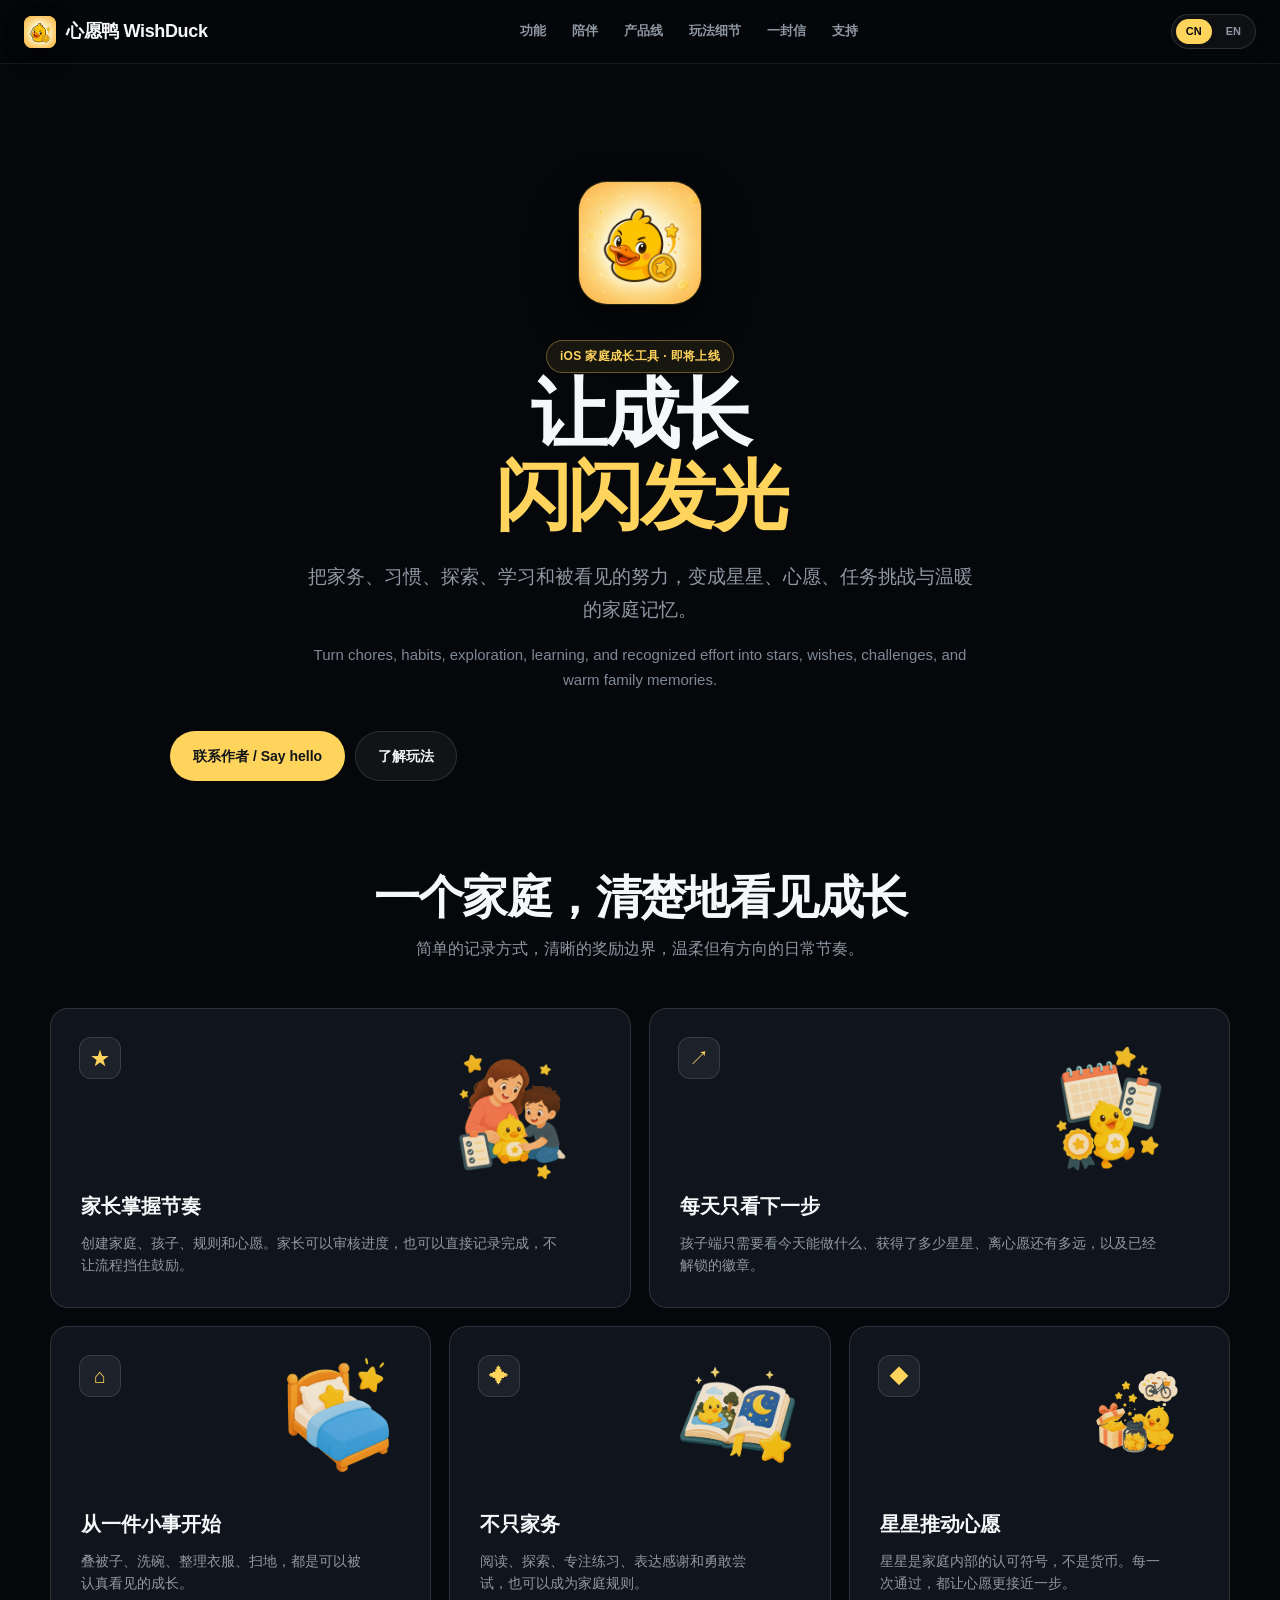
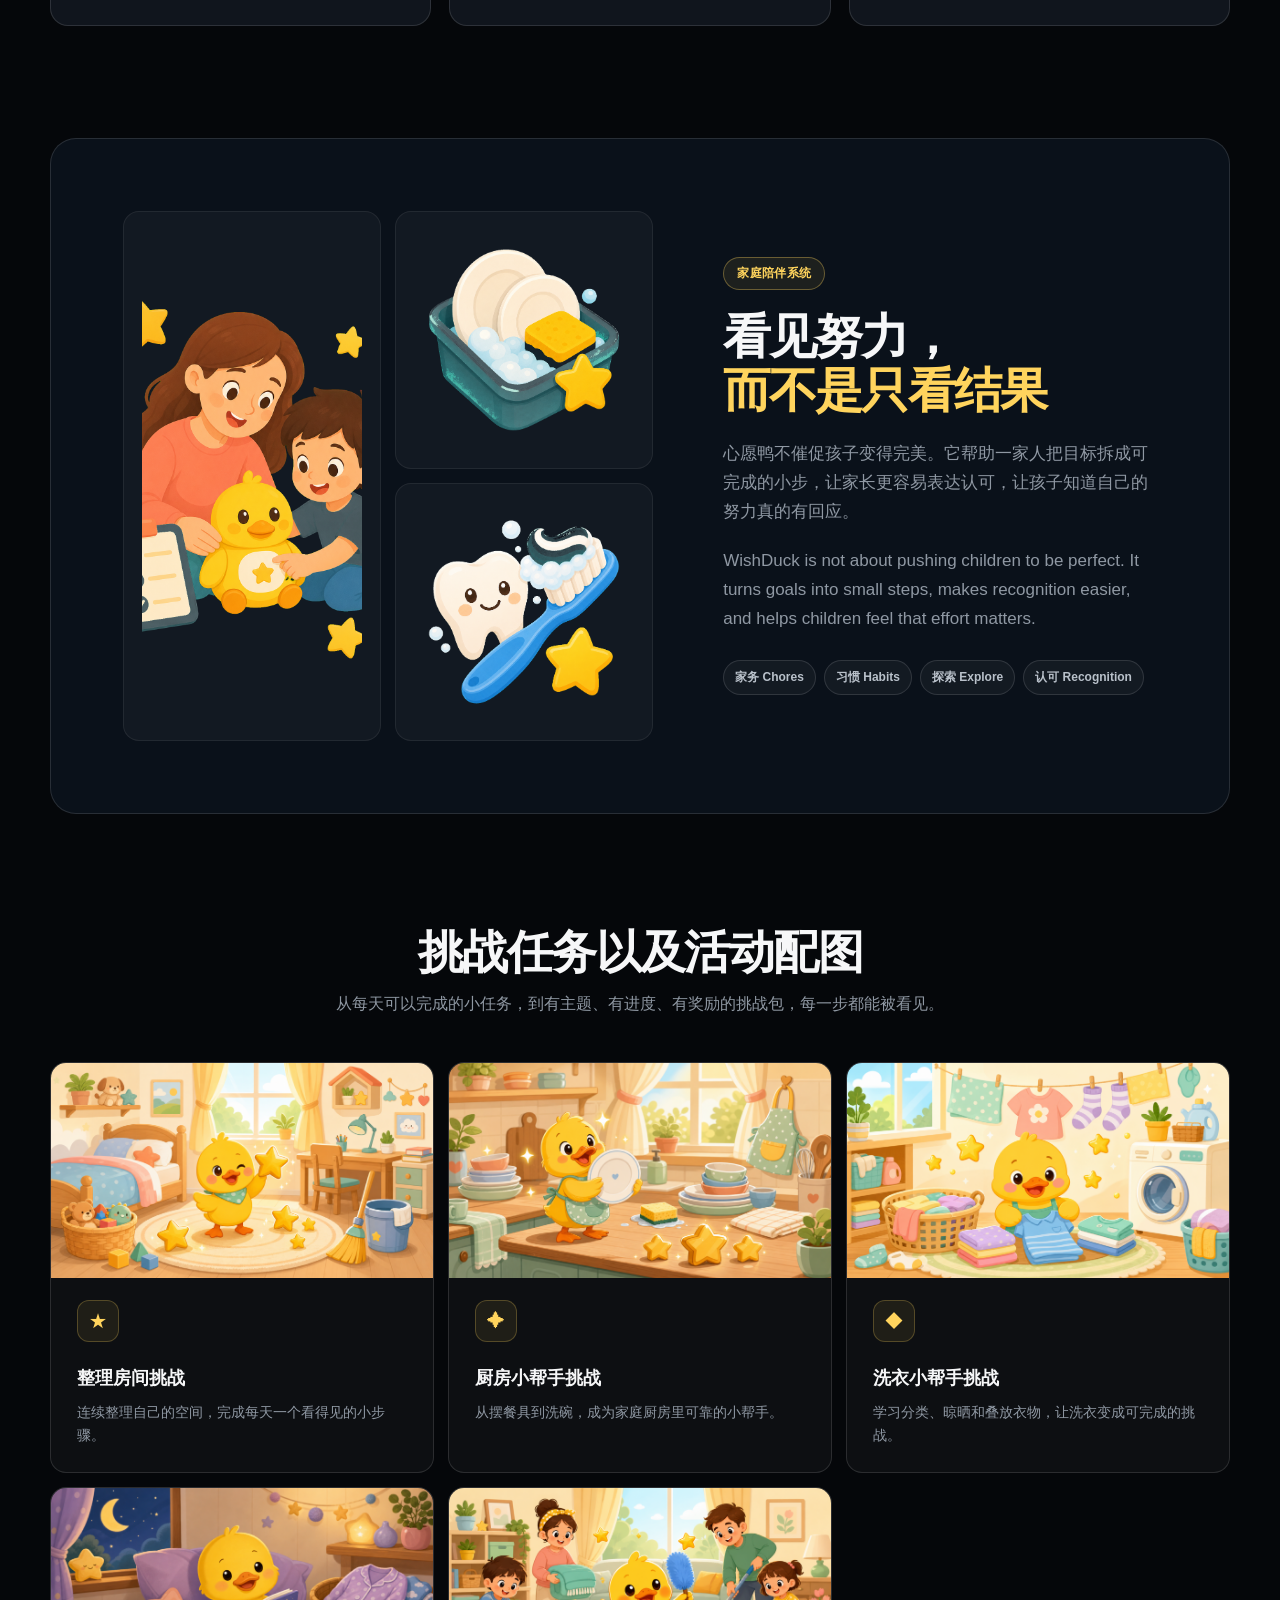
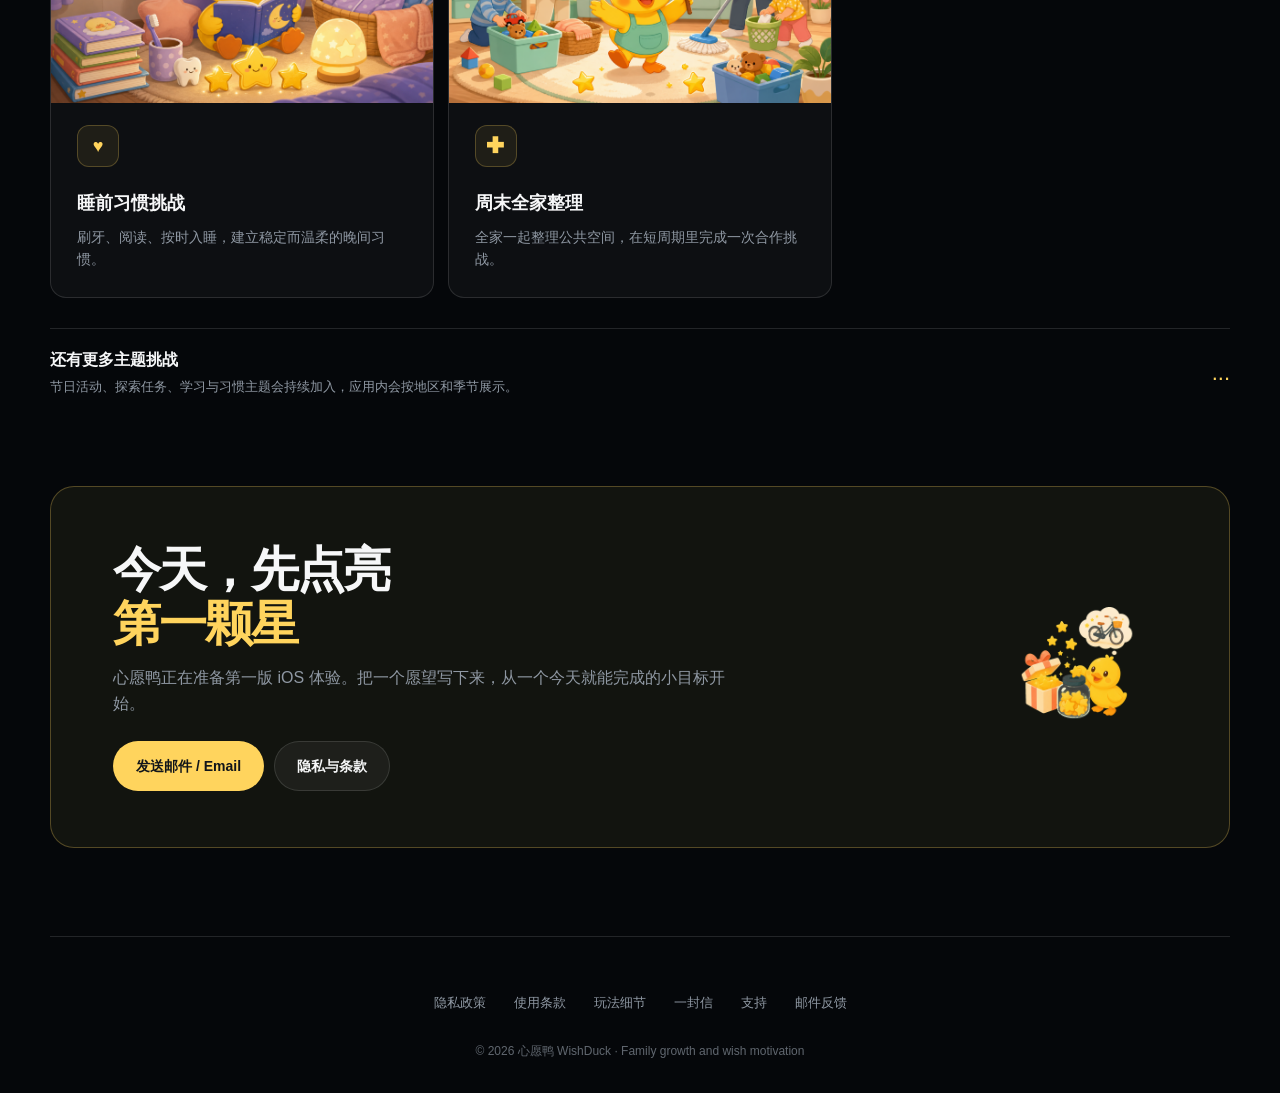
<file: index.html>
<!doctype html>
<html lang="zh-CN">
<head>
  <meta charset="utf-8">
  <meta name="viewport" content="width=device-width, initial-scale=1">
  <title>心愿鸭 WishDuck - 家庭成长与心愿激励</title>
  <meta name="description" content="心愿鸭 WishDuck 把家务、习惯、探索、学习和家庭认可变成星星、心愿与任务挑战。">
  <link rel="stylesheet" href="site.css">
  <link rel="icon" type="image/png" href="assets/wishduck-logo.png">
</head>
<body class="landing-page">
  <div class="bg-grid" aria-hidden="true"></div>

  <nav class="nav">
    <a class="brand" href="index.html" aria-label="心愿鸭 WishDuck 首页">
      <img src="assets/wishduck-logo.png" alt="">
      <span>心愿鸭 WishDuck</span>
    </a>
    <div class="nav-links" aria-label="页面导航">
      <a href="#features">功能</a>
      <a href="#family">陪伴</a>
      <a href="#paths">产品线</a>
      <a href="gameplay.html">玩法细节</a>
      <a href="letter.html">一封信</a>
      <a href="support.html">支持</a>
    </div>
    <div class="lang-switch" aria-label="语言切换">
      <a href="index.html" class="active">CN</a>
      <a href="index_en.html">EN</a>
    </div>
  </nav>

  <header class="hero">
    <img class="hero-icon" src="assets/wishduck-logo.png" alt="心愿鸭 WishDuck 图标">
    <div class="badge">iOS 家庭成长工具 · 即将上线</div>
    <h1>让成长<br><em>闪闪发光</em></h1>
    <p>把家务、习惯、探索、学习和被看见的努力，变成星星、心愿、任务挑战与温暖的家庭记忆。</p>
    <p class="en">Turn chores, habits, exploration, learning, and recognized effort into stars, wishes, challenges, and warm family memories.</p>
    <div class="button-row">
      <a class="cta-btn" href="mailto:support@wishduck.app">联系作者 / Say hello</a>
      <a class="cta-btn secondary" href="gameplay.html">了解玩法</a>
    </div>
  </header>

  <main class="container">
    <section id="features" class="section-header">
      <h2>一个家庭，清楚地看见成长</h2>
      <p>简单的记录方式，清晰的奖励边界，温柔但有方向的日常节奏。</p>
    </section>

    <section class="feature-grid" aria-label="核心功能">
      <article class="feature-card large">
        <img src="assets/wishduck-family.png" alt="家长和孩子一起使用心愿鸭">
        <div class="feature-icon">★</div>
        <h3>家长掌握节奏</h3>
        <p>创建家庭、孩子、规则和心愿。家长可以审核进度，也可以直接记录完成，不让流程挡住鼓励。</p>
      </article>
      <article class="feature-card large">
        <img src="assets/wishduck-activity.png" alt="心愿鸭展示任务和挑战进度">
        <div class="feature-icon">↗</div>
        <h3>每天只看下一步</h3>
        <p>孩子端只需要看今天能做什么、获得了多少星星、离心愿还有多远，以及已经解锁的徽章。</p>
      </article>
      <article class="feature-card medium">
        <img src="assets/chore-make-bed.png" alt="叠被子任务图标">
        <div class="feature-icon">⌂</div>
        <h3>从一件小事开始</h3>
        <p>叠被子、洗碗、整理衣服、扫地，都是可以被认真看见的成长。</p>
      </article>
      <article class="feature-card medium">
        <img src="assets/chore-read-book.png" alt="阅读任务图标">
        <div class="feature-icon">✦</div>
        <h3>不只家务</h3>
        <p>阅读、探索、专注练习、表达感谢和勇敢尝试，也可以成为家庭规则。</p>
      </article>
      <article class="feature-card medium">
        <img src="assets/wishduck-wish.png" alt="心愿和星星插画">
        <div class="feature-icon">◆</div>
        <h3>星星推动心愿</h3>
        <p>星星是家庭内部的认可符号，不是货币。每一次通过，都让心愿更接近一步。</p>
      </article>
    </section>

    <section id="family" class="scene-section">
      <div class="scene-visual" aria-label="心愿鸭家庭成长场景">
        <div class="scene-card"><img src="assets/wishduck-family.png" alt="家长和孩子一起完成成长任务"></div>
        <div class="scene-card"><img src="assets/chore-wash-dishes.png" alt="一起洗碗任务图标"></div>
        <div class="scene-card"><img src="assets/chore-brush-teeth.png" alt="照顾自己任务图标"></div>
      </div>
      <div class="scene-content">
        <div class="badge">家庭陪伴系统</div>
        <h2>看见努力，<br><em>而不是只看结果</em></h2>
        <p>心愿鸭不催促孩子变得完美。它帮助一家人把目标拆成可完成的小步，让家长更容易表达认可，让孩子知道自己的努力真的有回应。</p>
        <p class="en">WishDuck is not about pushing children to be perfect. It turns goals into small steps, makes recognition easier, and helps children feel that effort matters.</p>
        <div class="tag-row" aria-label="成长主题">
          <span>家务 Chores</span>
          <span>习惯 Habits</span>
          <span>探索 Explore</span>
          <span>认可 Recognition</span>
        </div>
      </div>
    </section>

    <section id="paths" class="section-header">
      <h2>挑战任务以及活动配图</h2>
      <p>从每天可以完成的小任务，到有主题、有进度、有奖励的挑战包，每一步都能被看见。</p>
    </section>

    <section class="paths" aria-label="挑战任务和活动 Banner">
      <article class="path-card challenge-card">
        <img class="challenge-image" src="assets/challenge-banner-tidy-room.png" alt="整理房间挑战 Banner">
        <div class="path-icon">★</div>
        <h3>整理房间挑战</h3>
        <p>连续整理自己的空间，完成每天一个看得见的小步骤。</p>
      </article>
      <article class="path-card challenge-card">
        <img class="challenge-image" src="assets/challenge-banner-kitchen-helper.png" alt="厨房小帮手挑战 Banner">
        <div class="path-icon">✦</div>
        <h3>厨房小帮手挑战</h3>
        <p>从摆餐具到洗碗，成为家庭厨房里可靠的小帮手。</p>
      </article>
      <article class="path-card challenge-card">
        <img class="challenge-image" src="assets/challenge-banner-laundry-helper.png" alt="洗衣小帮手挑战 Banner">
        <div class="path-icon">◆</div>
        <h3>洗衣小帮手挑战</h3>
        <p>学习分类、晾晒和叠放衣物，让洗衣变成可完成的挑战。</p>
      </article>
      <article class="path-card challenge-card">
        <img class="challenge-image" src="assets/challenge-banner-bedtime-habit.png" alt="睡前习惯挑战 Banner">
        <div class="path-icon">♥</div>
        <h3>睡前习惯挑战</h3>
        <p>刷牙、阅读、按时入睡，建立稳定而温柔的晚间习惯。</p>
      </article>
      <article class="path-card challenge-card">
        <img class="challenge-image" src="assets/challenge-banner-weekend-cleanup.png" alt="周末全家整理挑战 Banner">
        <div class="path-icon">✚</div>
        <h3>周末全家整理</h3>
        <p>全家一起整理公共空间，在短周期里完成一次合作挑战。</p>
      </article>
    </section>

    <div class="challenge-more">
      <div>
        <strong>还有更多主题挑战</strong>
        <p>节日活动、探索任务、学习与习惯主题会持续加入，应用内会按地区和季节展示。</p>
      </div>
      <span aria-hidden="true">...</span>
    </div>

    <section id="download" class="final-band">
      <div>
        <h2>今天，先点亮<br><em>第一颗星</em></h2>
        <p>心愿鸭正在准备第一版 iOS 体验。把一个愿望写下来，从一个今天就能完成的小目标开始。</p>
        <div class="button-row">
          <a class="cta-btn" href="mailto:support@wishduck.app">发送邮件 / Email</a>
          <a class="cta-btn secondary" href="privacy.html">隐私与条款</a>
        </div>
      </div>
      <img src="assets/wishduck-wish.png" alt="心愿鸭和星星心愿">
    </section>
  </main>

  <footer class="container footer">
    <div class="footer-links">
      <a href="privacy.html">隐私政策</a>
      <a href="terms.html">使用条款</a>
      <a href="gameplay.html">玩法细节</a>
      <a href="letter.html">一封信</a>
      <a href="support.html">支持</a>
      <a href="mailto:support@wishduck.app">邮件反馈</a>
    </div>
    <p class="copyright">© 2026 心愿鸭 WishDuck · Family growth and wish motivation</p>
  </footer>
</body>
</html>
</file>
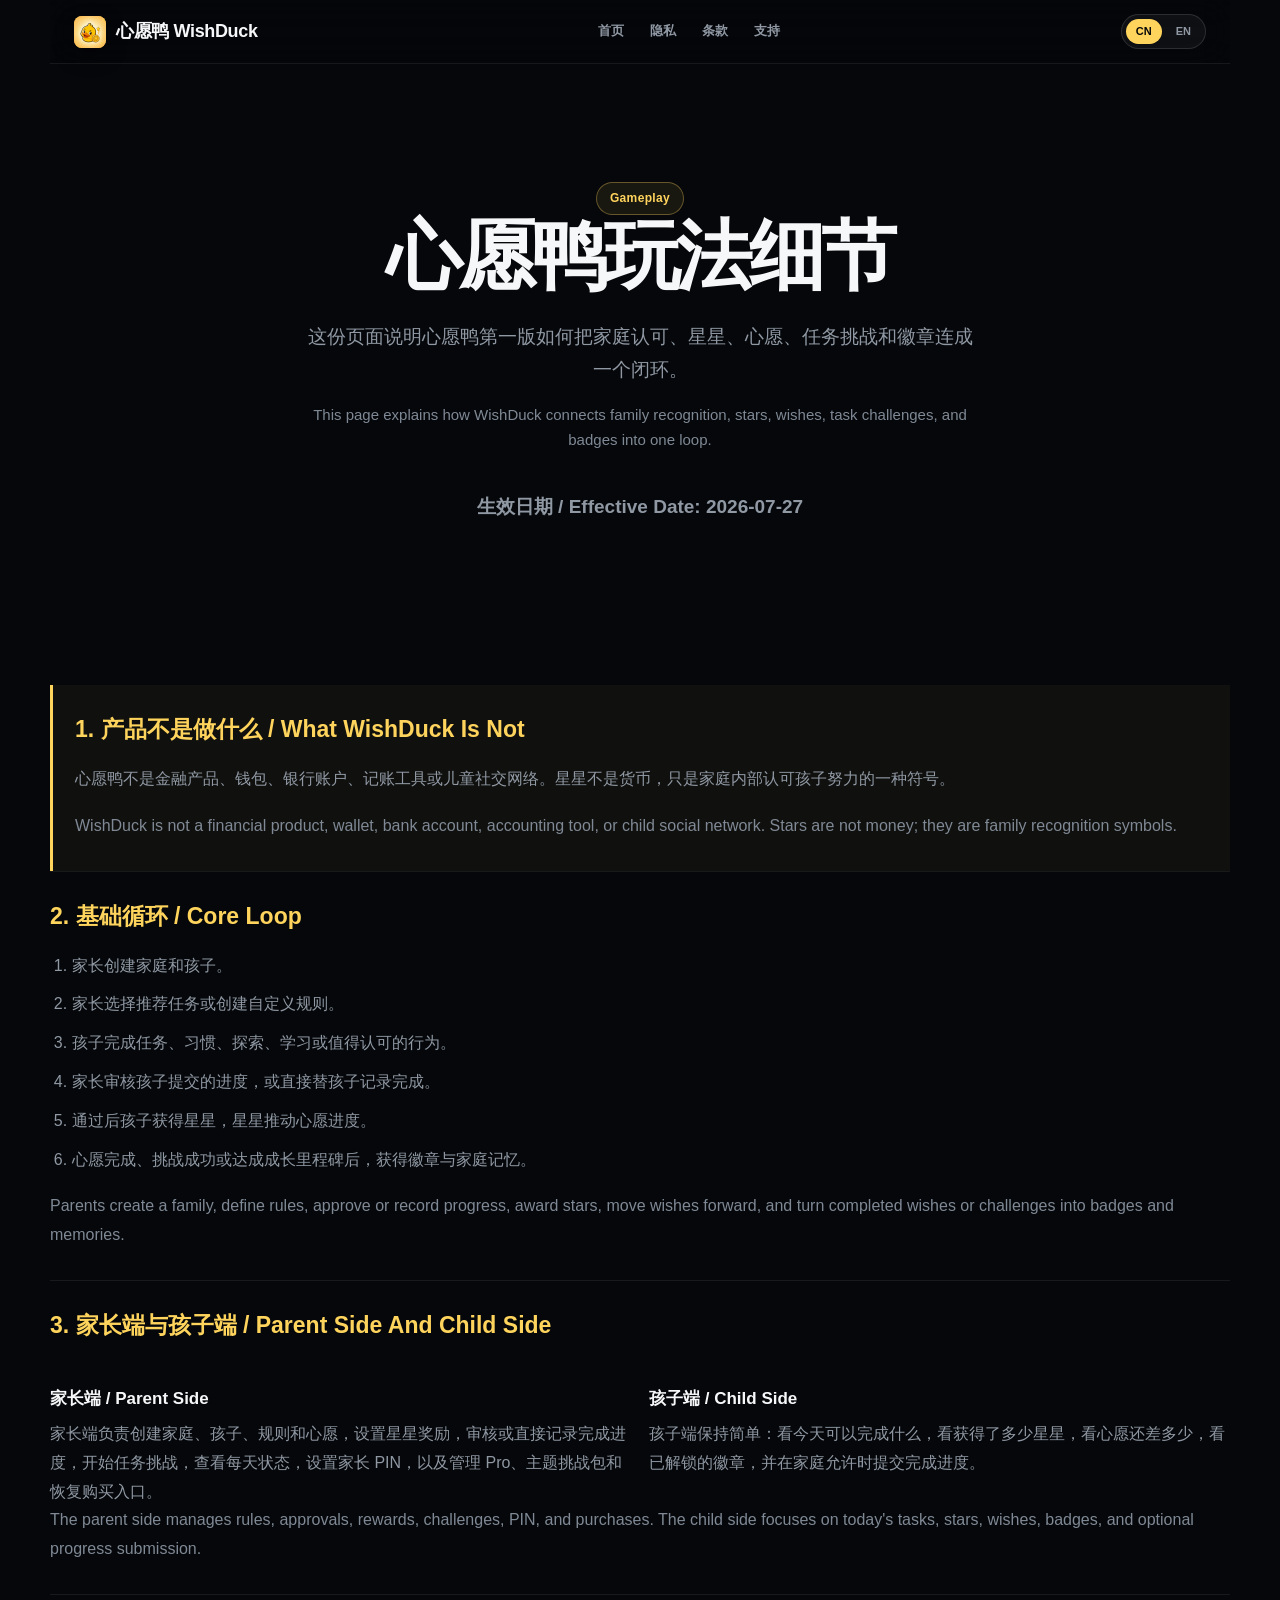
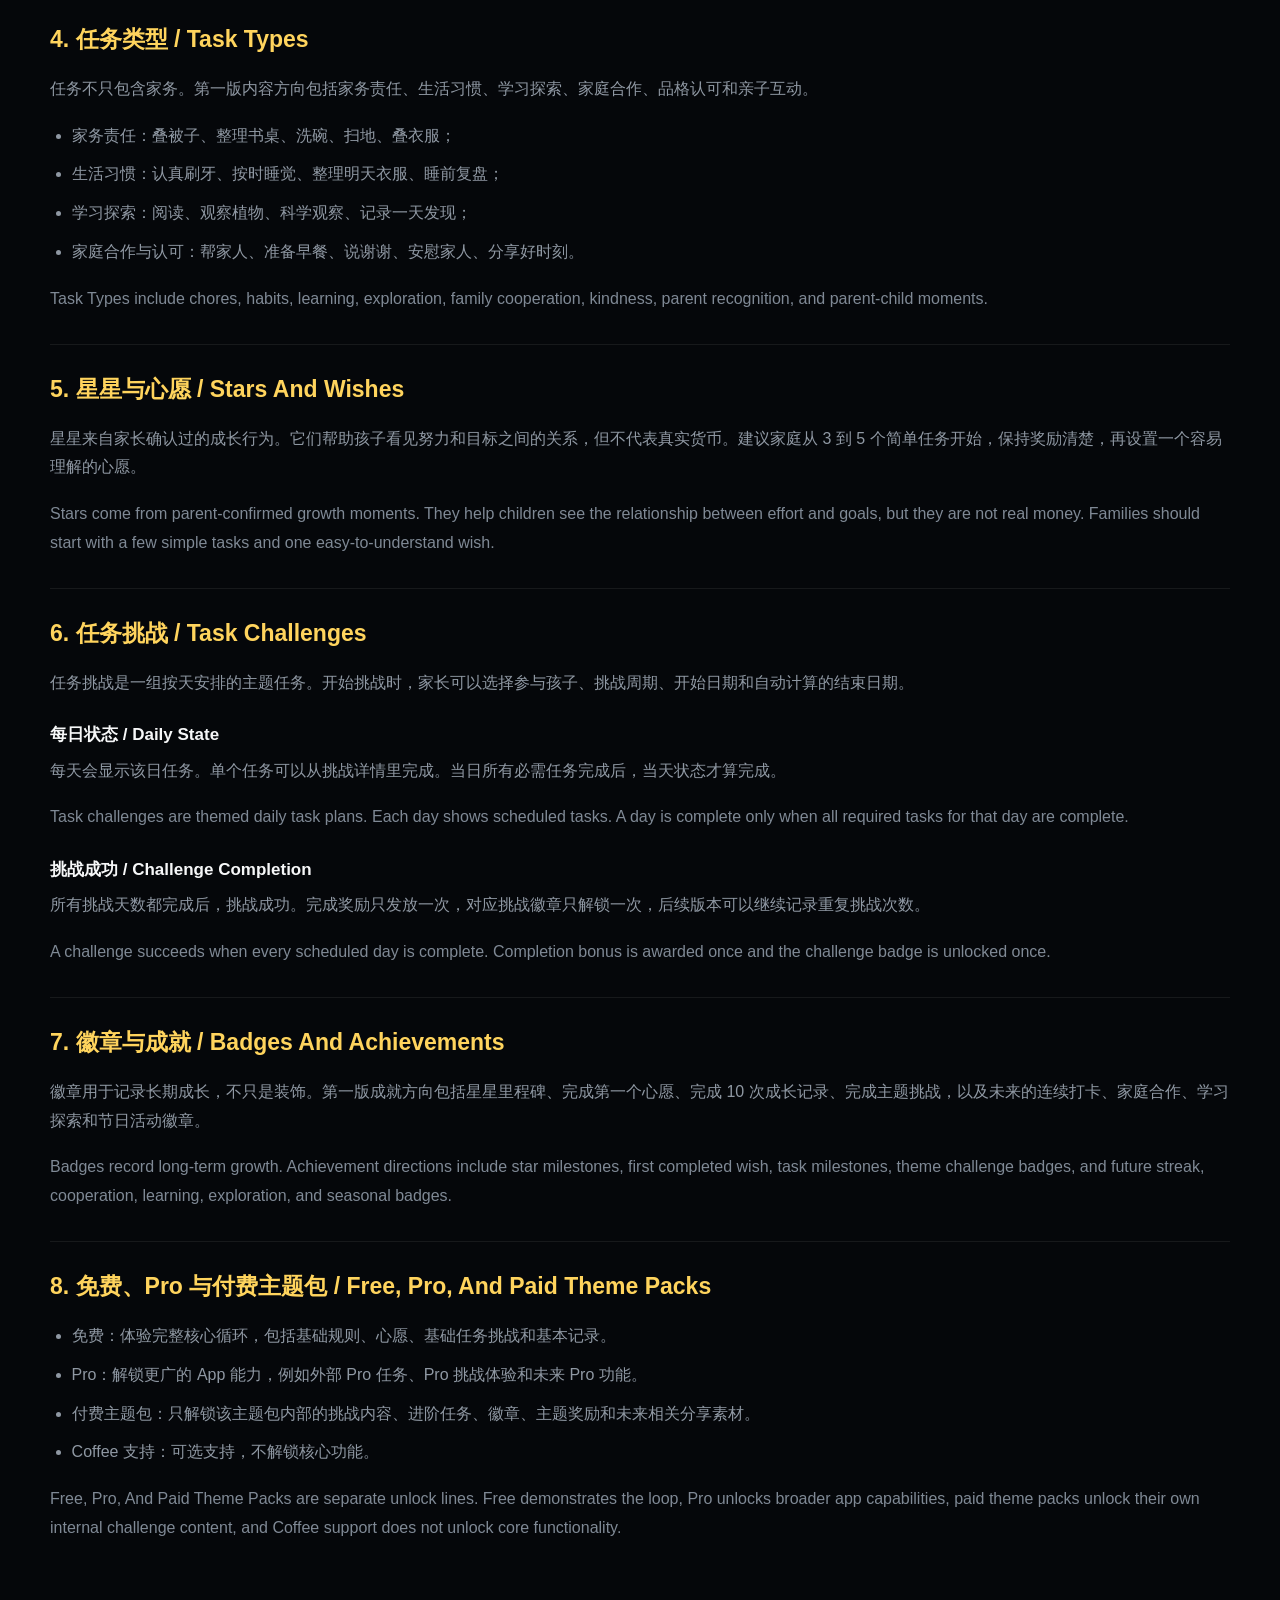
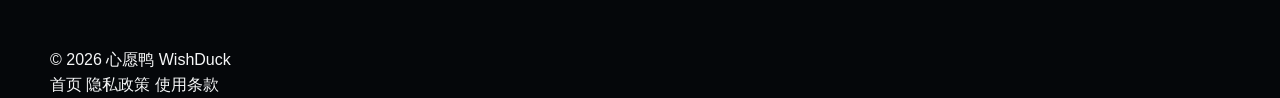
<file: gameplay.html>
<!doctype html>
<html lang="zh-CN">
<head>
  <meta charset="utf-8">
  <meta name="viewport" content="width=device-width, initial-scale=1">
  <title>心愿鸭玩法细节 / WishDuck Gameplay Details</title>
  <meta name="description" content="心愿鸭 WishDuck 玩法细节，说明基础循环、家长端、孩子端、任务类型、星星心愿、任务挑战、徽章、Pro 和主题包边界。">
  <link rel="stylesheet" href="site.css">
  <link rel="icon" type="image/png" href="assets/wishduck-logo.png">
</head>
<body>
  <div class="bg-grid" aria-hidden="true"></div>
  <header class="wrap nav">
    <a class="brand" href="index.html"><img src="assets/wishduck-logo.png" alt=""><span>心愿鸭 WishDuck</span></a>
    <nav class="nav-links" aria-label="页面导航">
      <a href="index.html">首页</a>
      <a href="privacy.html">隐私</a>
      <a href="terms.html">条款</a>
      <a href="support.html">支持</a>
    </nav>
    <div class="lang-switch" aria-label="语言切换">
      <a href="gameplay.html" class="active">CN</a>
      <a href="gameplay_en.html">EN</a>
    </div>
  </header>

  <main class="wrap">
    <section class="hero">
      <span class="eyebrow">Gameplay</span>
      <h1>心愿鸭玩法细节</h1>
      <p class="lead">这份页面说明心愿鸭第一版如何把家庭认可、星星、心愿、任务挑战和徽章连成一个闭环。</p>
      <p class="lead en">This page explains how WishDuck connects family recognition, stars, wishes, task challenges, and badges into one loop.</p>
      <p class="meta">生效日期 / Effective Date: 2026-07-27</p>
    </section>

    <section class="document">
      <article class="card callout">
        <h2>1. 产品不是做什么 / What WishDuck Is Not</h2>
        <p>心愿鸭不是金融产品、钱包、银行账户、记账工具或儿童社交网络。星星不是货币，只是家庭内部认可孩子努力的一种符号。</p>
        <p class="en">WishDuck is not a financial product, wallet, bank account, accounting tool, or child social network. Stars are not money; they are family recognition symbols.</p>
      </article>

      <article class="card">
        <h2>2. 基础循环 / Core Loop</h2>
        <ol>
          <li>家长创建家庭和孩子。</li>
          <li>家长选择推荐任务或创建自定义规则。</li>
          <li>孩子完成任务、习惯、探索、学习或值得认可的行为。</li>
          <li>家长审核孩子提交的进度，或直接替孩子记录完成。</li>
          <li>通过后孩子获得星星，星星推动心愿进度。</li>
          <li>心愿完成、挑战成功或达成成长里程碑后，获得徽章与家庭记忆。</li>
        </ol>
        <p class="en">Parents create a family, define rules, approve or record progress, award stars, move wishes forward, and turn completed wishes or challenges into badges and memories.</p>
      </article>

      <article class="card">
        <h2>3. 家长端与孩子端 / Parent Side And Child Side</h2>
        <div class="grid">
          <div>
            <h3>家长端 / Parent Side</h3>
            <p>家长端负责创建家庭、孩子、规则和心愿，设置星星奖励，审核或直接记录完成进度，开始任务挑战，查看每天状态，设置家长 PIN，以及管理 Pro、主题挑战包和恢复购买入口。</p>
          </div>
          <div>
            <h3>孩子端 / Child Side</h3>
            <p>孩子端保持简单：看今天可以完成什么，看获得了多少星星，看心愿还差多少，看已解锁的徽章，并在家庭允许时提交完成进度。</p>
          </div>
        </div>
        <p class="en">The parent side manages rules, approvals, rewards, challenges, PIN, and purchases. The child side focuses on today's tasks, stars, wishes, badges, and optional progress submission.</p>
      </article>

      <article class="card">
        <h2>4. 任务类型 / Task Types</h2>
        <p>任务不只包含家务。第一版内容方向包括家务责任、生活习惯、学习探索、家庭合作、品格认可和亲子互动。</p>
        <ul>
          <li>家务责任：叠被子、整理书桌、洗碗、扫地、叠衣服；</li>
          <li>生活习惯：认真刷牙、按时睡觉、整理明天衣服、睡前复盘；</li>
          <li>学习探索：阅读、观察植物、科学观察、记录一天发现；</li>
          <li>家庭合作与认可：帮家人、准备早餐、说谢谢、安慰家人、分享好时刻。</li>
        </ul>
        <p class="en">Task Types include chores, habits, learning, exploration, family cooperation, kindness, parent recognition, and parent-child moments.</p>
      </article>

      <article class="card">
        <h2>5. 星星与心愿 / Stars And Wishes</h2>
        <p>星星来自家长确认过的成长行为。它们帮助孩子看见努力和目标之间的关系，但不代表真实货币。建议家庭从 3 到 5 个简单任务开始，保持奖励清楚，再设置一个容易理解的心愿。</p>
        <p class="en">Stars come from parent-confirmed growth moments. They help children see the relationship between effort and goals, but they are not real money. Families should start with a few simple tasks and one easy-to-understand wish.</p>
      </article>

      <article class="card">
        <h2>6. 任务挑战 / Task Challenges</h2>
        <p>任务挑战是一组按天安排的主题任务。开始挑战时，家长可以选择参与孩子、挑战周期、开始日期和自动计算的结束日期。</p>
        <h3>每日状态 / Daily State</h3>
        <p>每天会显示该日任务。单个任务可以从挑战详情里完成。当日所有必需任务完成后，当天状态才算完成。</p>
        <p class="en">Task challenges are themed daily task plans. Each day shows scheduled tasks. A day is complete only when all required tasks for that day are complete.</p>
        <h3>挑战成功 / Challenge Completion</h3>
        <p>所有挑战天数都完成后，挑战成功。完成奖励只发放一次，对应挑战徽章只解锁一次，后续版本可以继续记录重复挑战次数。</p>
        <p class="en">A challenge succeeds when every scheduled day is complete. Completion bonus is awarded once and the challenge badge is unlocked once.</p>
      </article>

      <article class="card">
        <h2>7. 徽章与成就 / Badges And Achievements</h2>
        <p>徽章用于记录长期成长，不只是装饰。第一版成就方向包括星星里程碑、完成第一个心愿、完成 10 次成长记录、完成主题挑战，以及未来的连续打卡、家庭合作、学习探索和节日活动徽章。</p>
        <p class="en">Badges record long-term growth. Achievement directions include star milestones, first completed wish, task milestones, theme challenge badges, and future streak, cooperation, learning, exploration, and seasonal badges.</p>
      </article>

      <article class="card">
        <h2>8. 免费、Pro 与付费主题包 / Free, Pro, And Paid Theme Packs</h2>
        <ul>
          <li>免费：体验完整核心循环，包括基础规则、心愿、基础任务挑战和基本记录。</li>
          <li>Pro：解锁更广的 App 能力，例如外部 Pro 任务、Pro 挑战体验和未来 Pro 功能。</li>
          <li>付费主题包：只解锁该主题包内部的挑战内容、进阶任务、徽章、主题奖励和未来相关分享素材。</li>
          <li>Coffee 支持：可选支持，不解锁核心功能。</li>
        </ul>
        <p class="en">Free, Pro, And Paid Theme Packs are separate unlock lines. Free demonstrates the loop, Pro unlocks broader app capabilities, paid theme packs unlock their own internal challenge content, and Coffee support does not unlock core functionality.</p>
      </article>
    </section>
  </main>

  <footer class="wrap">
    <div>© 2026 心愿鸭 WishDuck</div>
    <nav aria-label="页脚链接">
      <a href="index.html">首页</a>
      <a href="privacy.html">隐私政策</a>
      <a href="terms.html">使用条款</a>
    </nav>
  </footer>
</body>
</html>
</file>
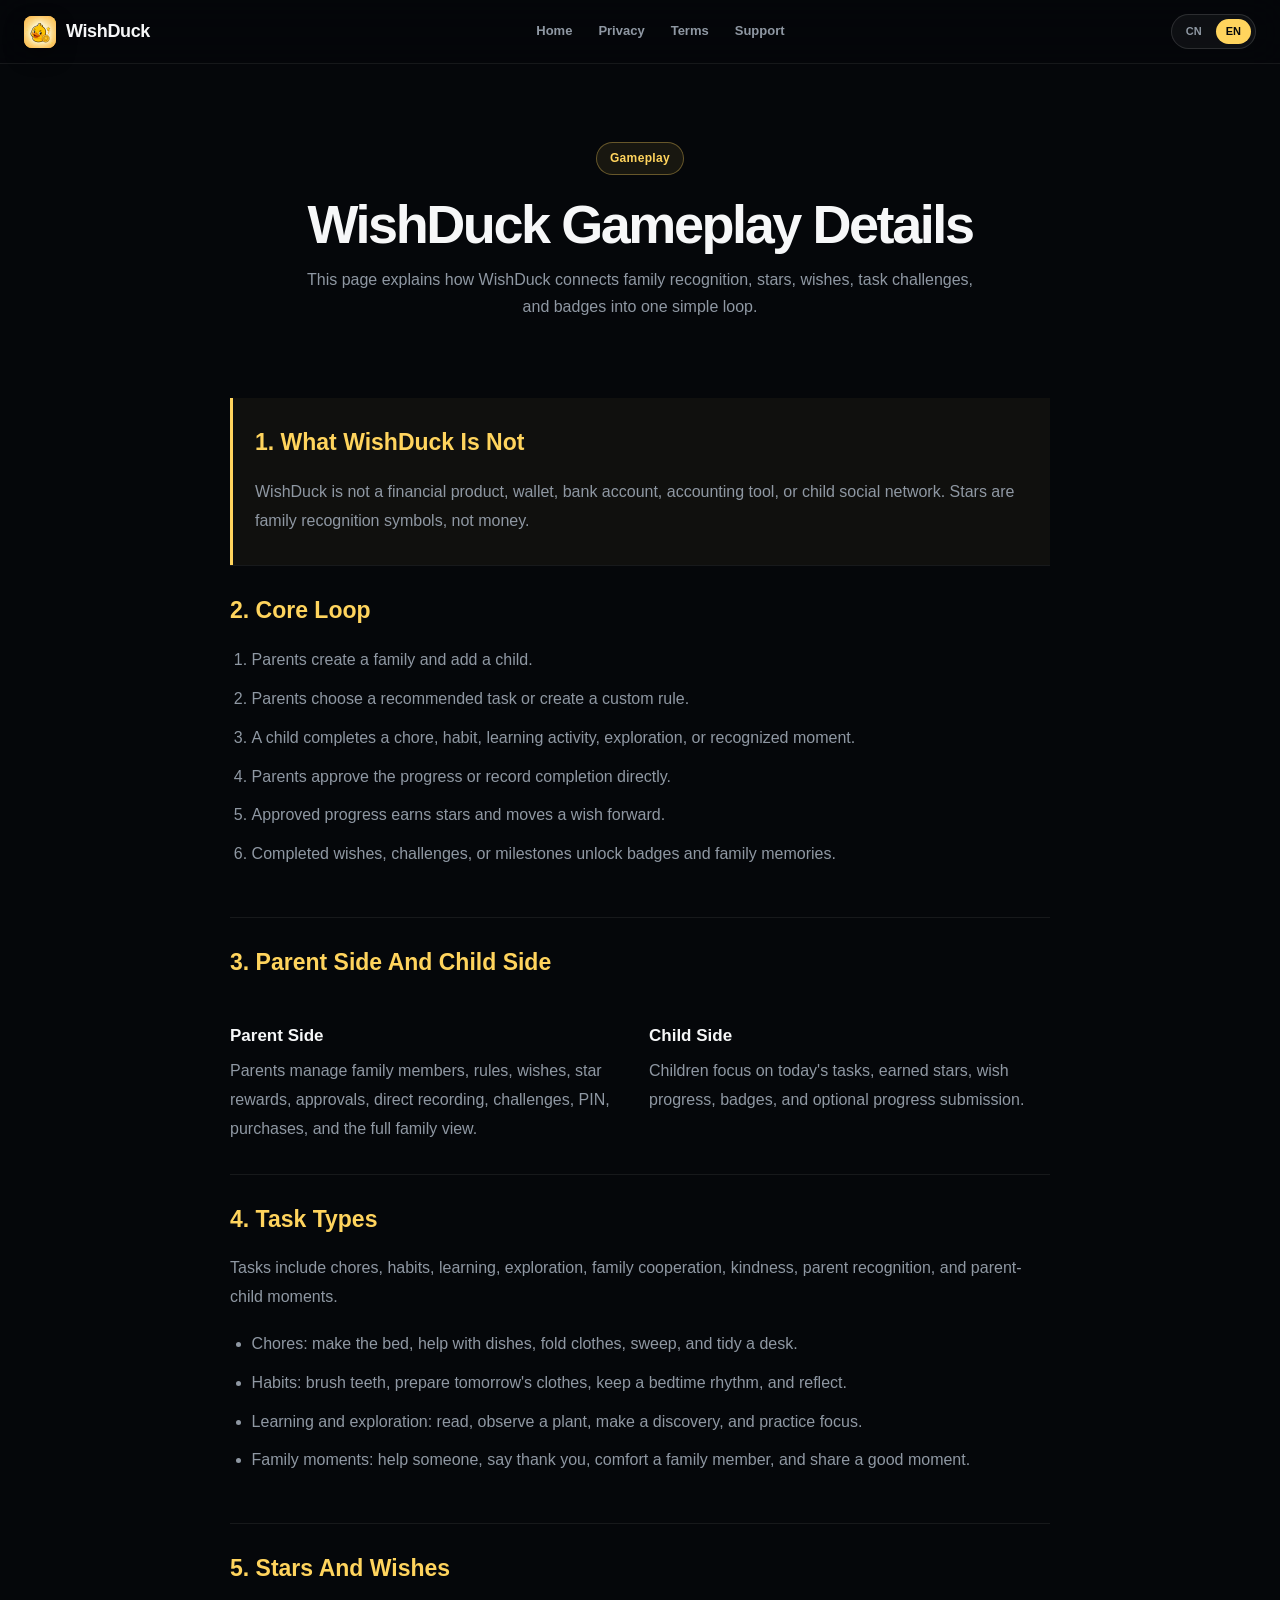
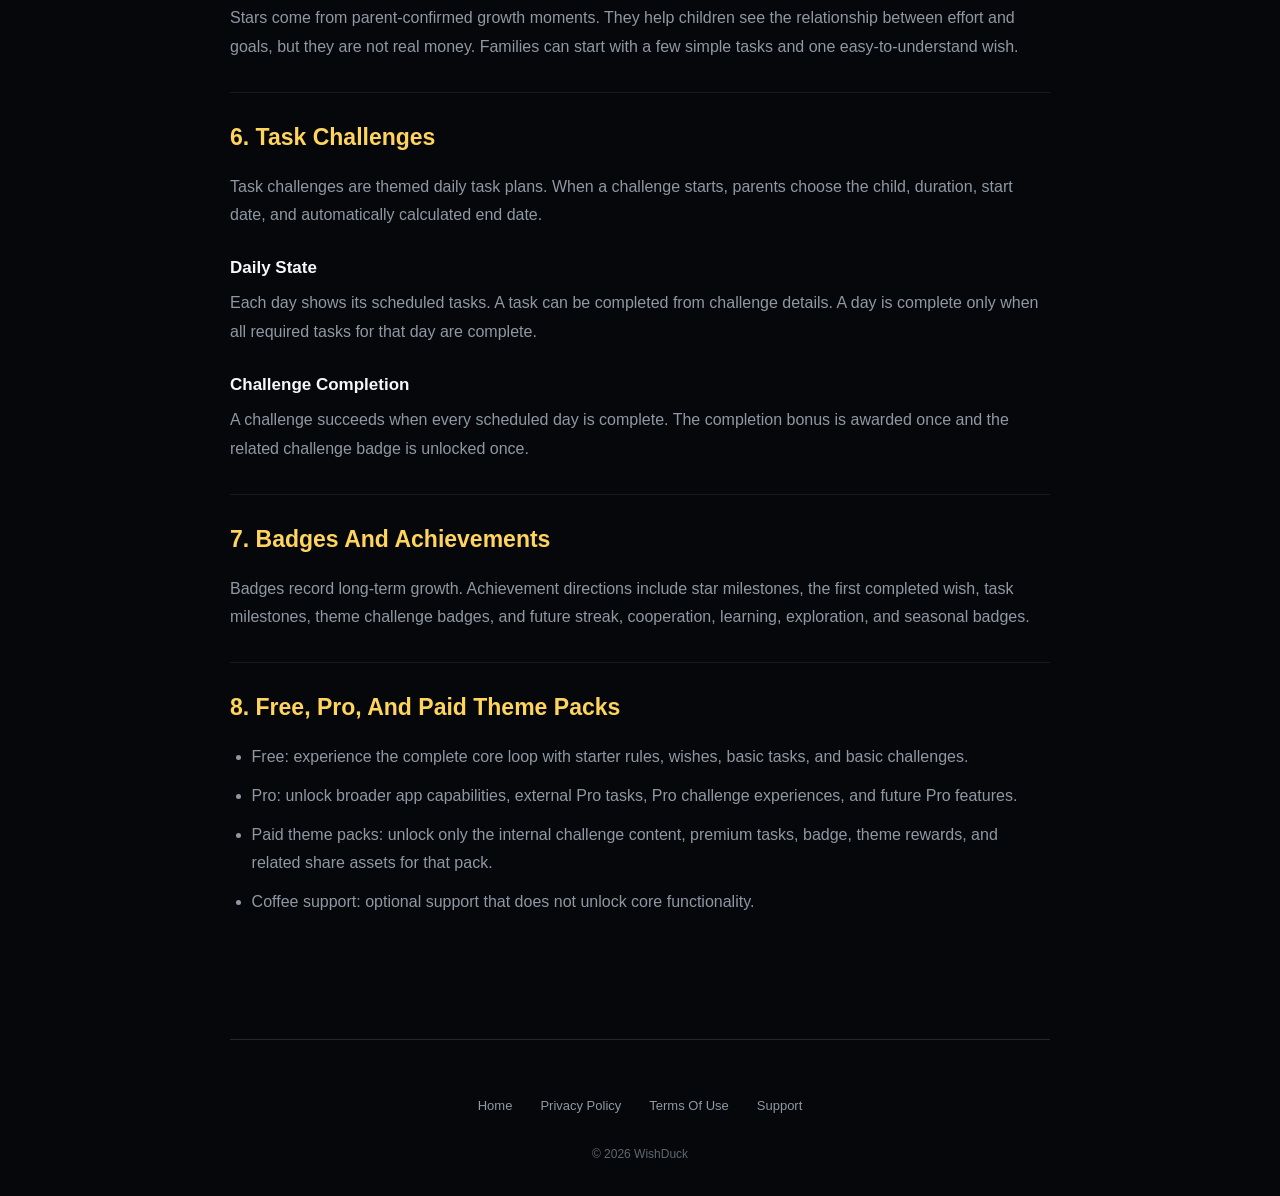
<file: gameplay_en.html>
<!doctype html>
<html lang="en">
<head>
  <meta charset="utf-8">
  <meta name="viewport" content="width=device-width, initial-scale=1">
  <title>Gameplay Details - WishDuck</title>
  <meta name="description" content="WishDuck gameplay details covering family recognition, stars, wishes, task challenges, badges, Pro, and theme packs.">
  <link rel="stylesheet" href="site.css">
  <link rel="icon" type="image/png" href="assets/wishduck-logo.png">
</head>
<body class="legal-page">
  <div class="bg-grid" aria-hidden="true"></div>
  <nav class="nav">
    <a class="brand" href="index_en.html"><img src="assets/wishduck-logo.png" alt=""><span>WishDuck</span></a>
    <div class="nav-links" aria-label="Page navigation">
      <a href="index_en.html">Home</a>
      <a href="privacy_en.html">Privacy</a>
      <a href="terms_en.html">Terms</a>
      <a href="support_en.html">Support</a>
    </div>
    <div class="lang-switch" aria-label="Language switcher">
      <a href="gameplay.html">CN</a>
      <a href="gameplay_en.html" class="active">EN</a>
    </div>
  </nav>

  <main class="legal-container">
    <section class="legal-hero">
      <span class="eyebrow">Gameplay</span>
      <h1>WishDuck Gameplay Details</h1>
      <p class="lead">This page explains how WishDuck connects family recognition, stars, wishes, task challenges, and badges into one simple loop.</p>
    </section>

    <section class="document">
      <article class="callout">
        <h2>1. What WishDuck Is Not</h2>
        <p>WishDuck is not a financial product, wallet, bank account, accounting tool, or child social network. Stars are family recognition symbols, not money.</p>
      </article>

      <article>
        <h2>2. Core Loop</h2>
        <ol>
          <li>Parents create a family and add a child.</li>
          <li>Parents choose a recommended task or create a custom rule.</li>
          <li>A child completes a chore, habit, learning activity, exploration, or recognized moment.</li>
          <li>Parents approve the progress or record completion directly.</li>
          <li>Approved progress earns stars and moves a wish forward.</li>
          <li>Completed wishes, challenges, or milestones unlock badges and family memories.</li>
        </ol>
      </article>

      <article>
        <h2>3. Parent Side And Child Side</h2>
        <div class="grid">
          <div>
            <h3>Parent Side</h3>
            <p>Parents manage family members, rules, wishes, star rewards, approvals, direct recording, challenges, PIN, purchases, and the full family view.</p>
          </div>
          <div>
            <h3>Child Side</h3>
            <p>Children focus on today's tasks, earned stars, wish progress, badges, and optional progress submission.</p>
          </div>
        </div>
      </article>

      <article>
        <h2>4. Task Types</h2>
        <p>Tasks include chores, habits, learning, exploration, family cooperation, kindness, parent recognition, and parent-child moments.</p>
        <ul>
          <li>Chores: make the bed, help with dishes, fold clothes, sweep, and tidy a desk.</li>
          <li>Habits: brush teeth, prepare tomorrow's clothes, keep a bedtime rhythm, and reflect.</li>
          <li>Learning and exploration: read, observe a plant, make a discovery, and practice focus.</li>
          <li>Family moments: help someone, say thank you, comfort a family member, and share a good moment.</li>
        </ul>
      </article>

      <article>
        <h2>5. Stars And Wishes</h2>
        <p>Stars come from parent-confirmed growth moments. They help children see the relationship between effort and goals, but they are not real money. Families can start with a few simple tasks and one easy-to-understand wish.</p>
      </article>

      <article>
        <h2>6. Task Challenges</h2>
        <p>Task challenges are themed daily task plans. When a challenge starts, parents choose the child, duration, start date, and automatically calculated end date.</p>
        <h3>Daily State</h3>
        <p>Each day shows its scheduled tasks. A task can be completed from challenge details. A day is complete only when all required tasks for that day are complete.</p>
        <h3>Challenge Completion</h3>
        <p>A challenge succeeds when every scheduled day is complete. The completion bonus is awarded once and the related challenge badge is unlocked once.</p>
      </article>

      <article>
        <h2>7. Badges And Achievements</h2>
        <p>Badges record long-term growth. Achievement directions include star milestones, the first completed wish, task milestones, theme challenge badges, and future streak, cooperation, learning, exploration, and seasonal badges.</p>
      </article>

      <article>
        <h2>8. Free, Pro, And Paid Theme Packs</h2>
        <ul>
          <li>Free: experience the complete core loop with starter rules, wishes, basic tasks, and basic challenges.</li>
          <li>Pro: unlock broader app capabilities, external Pro tasks, Pro challenge experiences, and future Pro features.</li>
          <li>Paid theme packs: unlock only the internal challenge content, premium tasks, badge, theme rewards, and related share assets for that pack.</li>
          <li>Coffee support: optional support that does not unlock core functionality.</li>
        </ul>
      </article>
    </section>
  </main>

  <footer class="legal-container footer">
    <div class="footer-links">
      <a href="index_en.html">Home</a>
      <a href="privacy_en.html">Privacy Policy</a>
      <a href="terms_en.html">Terms Of Use</a>
      <a href="support_en.html">Support</a>
    </div>
    <p class="copyright">© 2026 WishDuck</p>
  </footer>
</body>
</html>
</file>
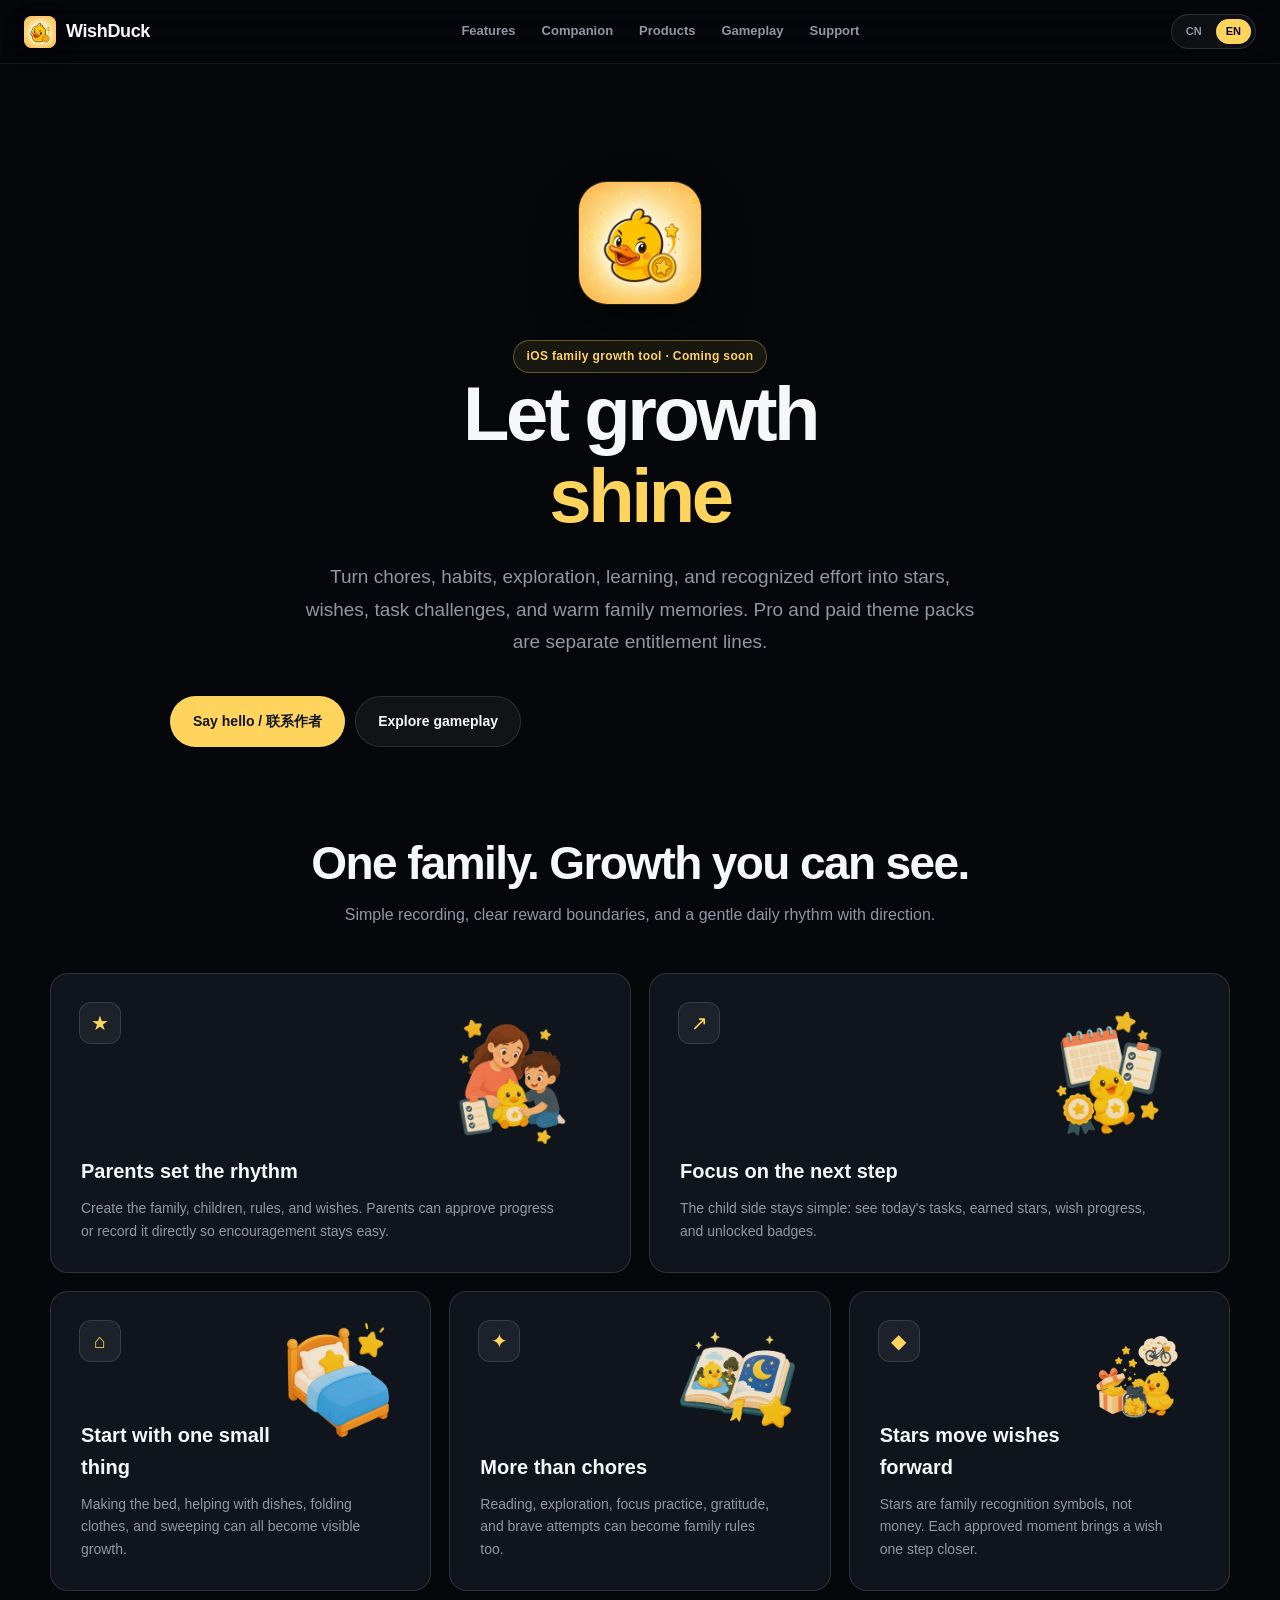
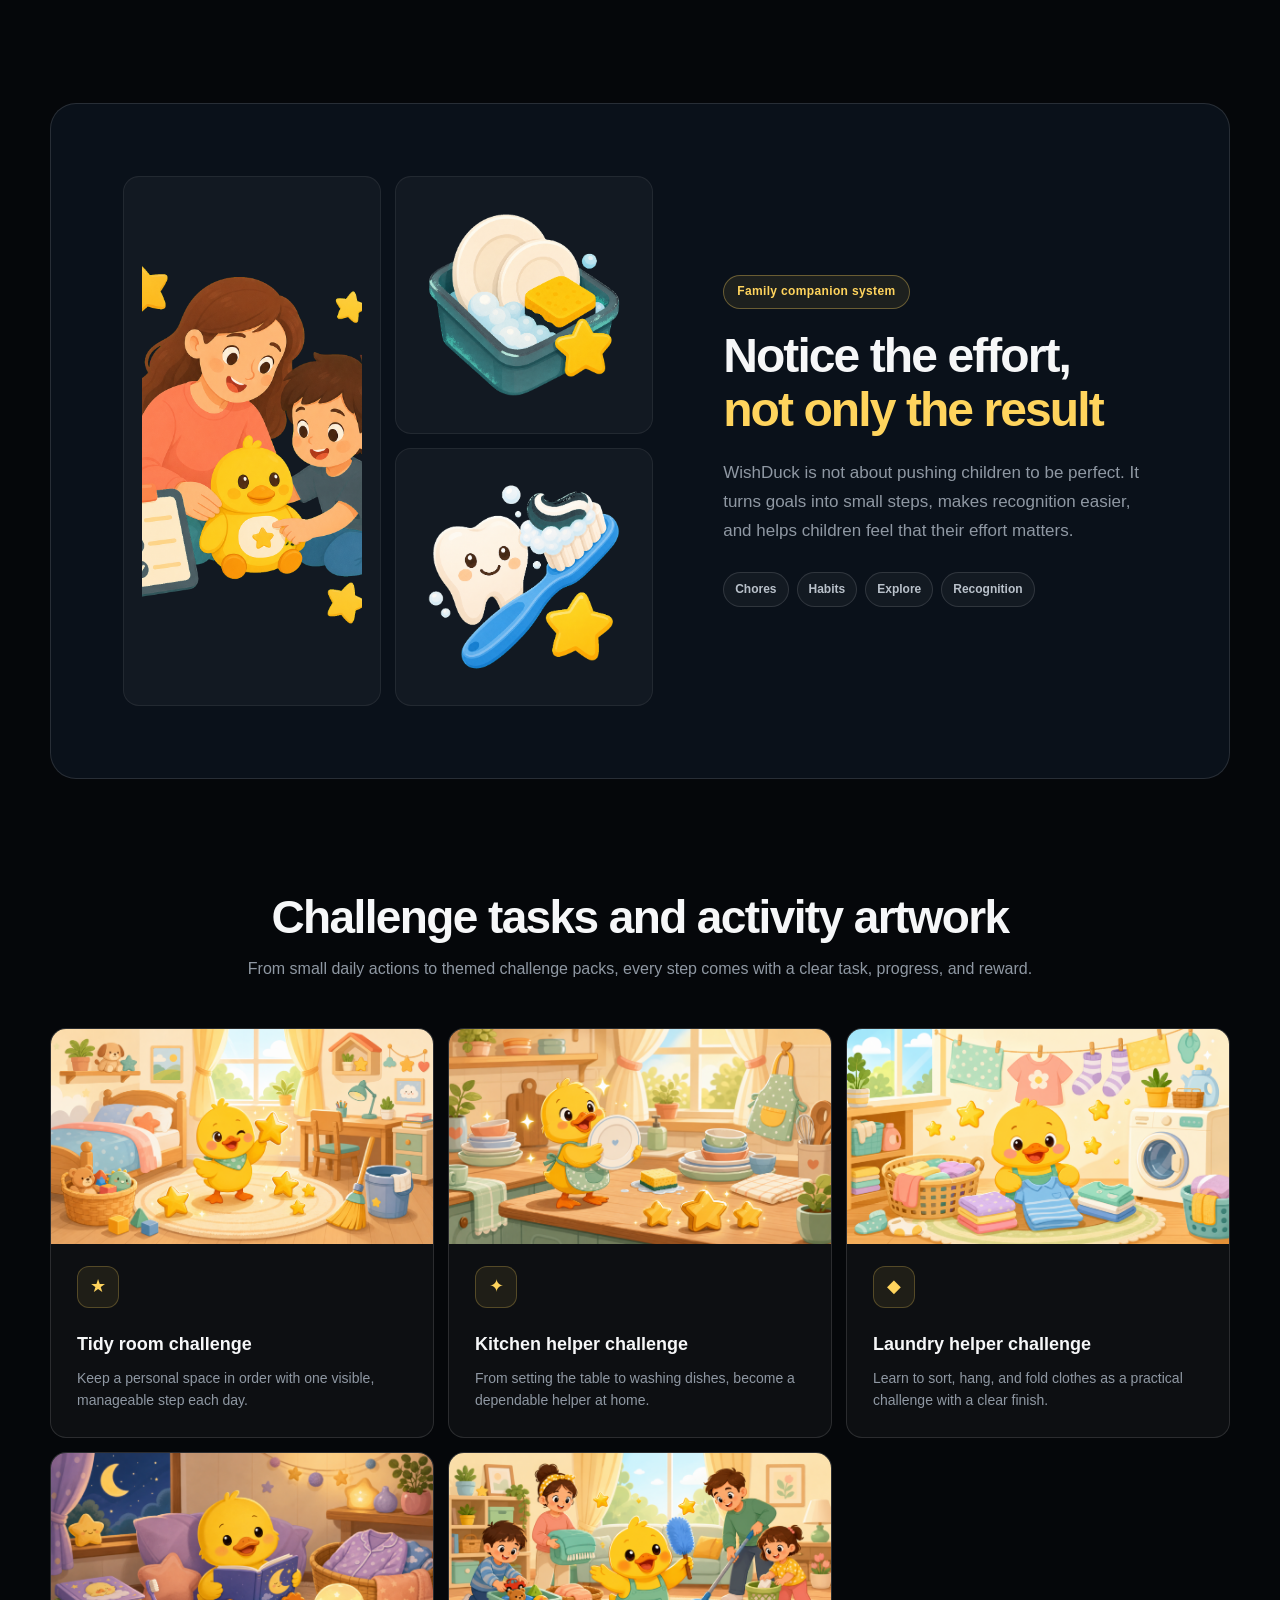
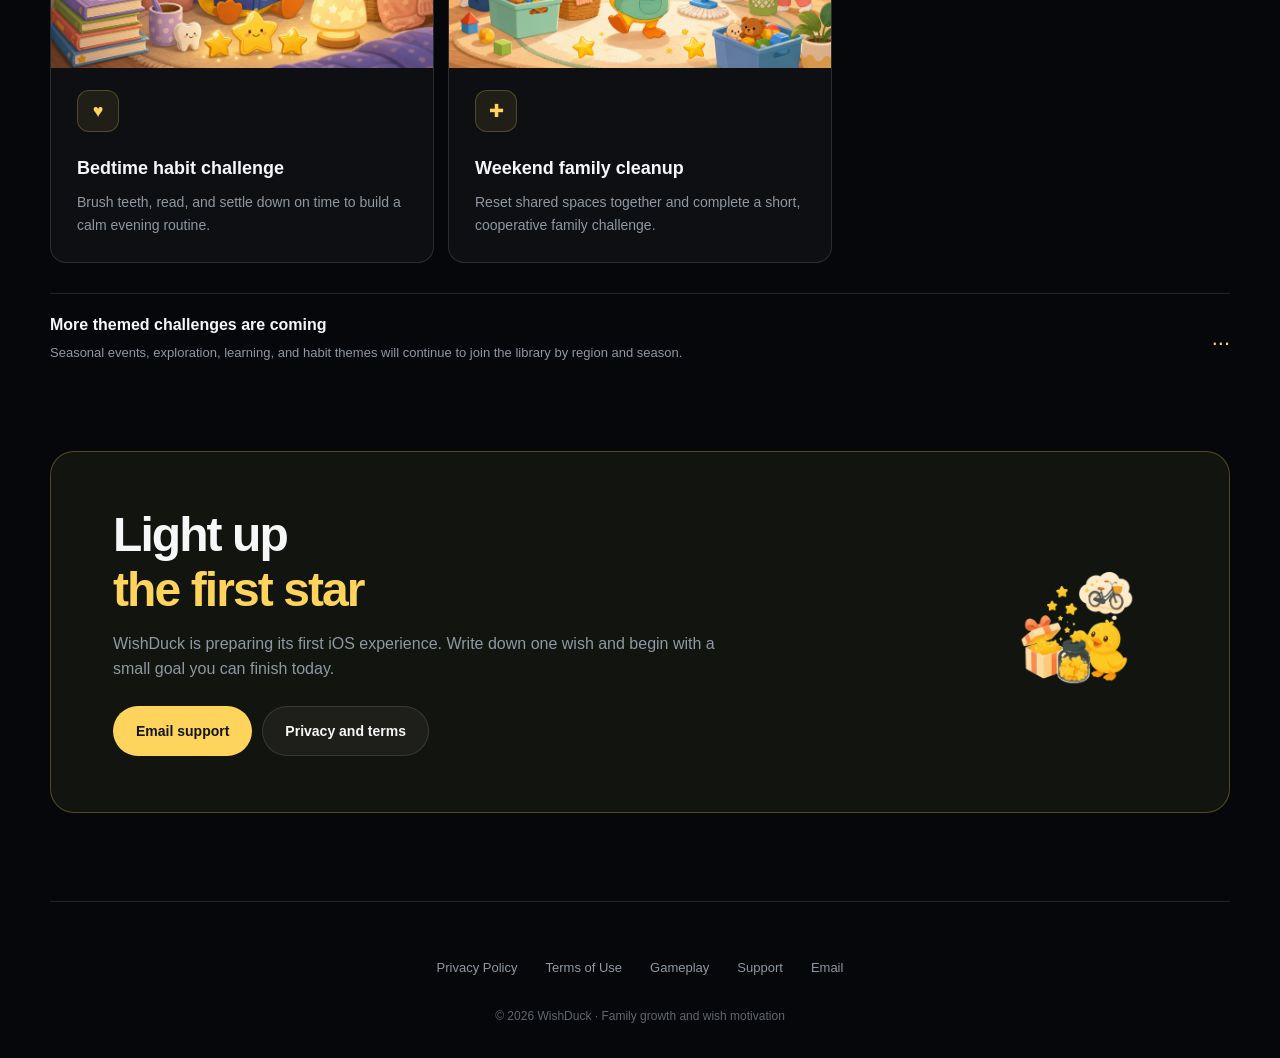
<file: index_en.html>
<!doctype html>
<html lang="en">
<head>
  <meta charset="utf-8">
  <meta name="viewport" content="width=device-width, initial-scale=1">
  <title>WishDuck - Family Growth And Wish Motivation</title>
  <meta name="description" content="WishDuck turns chores, habits, exploration, learning, and family recognition into stars, wishes, and task challenges.">
  <link rel="stylesheet" href="site.css">
  <link rel="icon" type="image/png" href="assets/wishduck-logo.png">
</head>
<body class="landing-page">
  <div class="bg-grid" aria-hidden="true"></div>

  <nav class="nav">
    <a class="brand" href="index_en.html" aria-label="WishDuck home">
      <img src="assets/wishduck-logo.png" alt="">
      <span>WishDuck</span>
    </a>
    <div class="nav-links" aria-label="Page navigation">
      <a href="#features">Features</a>
      <a href="#family">Companion</a>
      <a href="#paths">Products</a>
      <a href="gameplay_en.html">Gameplay</a>
      <a href="support_en.html">Support</a>
    </div>
    <div class="lang-switch" aria-label="Language switcher">
      <a href="index.html">CN</a>
      <a href="index_en.html" class="active">EN</a>
    </div>
  </nav>

  <header class="hero">
    <img class="hero-icon" src="assets/wishduck-logo.png" alt="WishDuck app icon">
    <div class="badge">iOS family growth tool · Coming soon</div>
    <h1>Let growth<br><em>shine</em></h1>
    <p>Turn chores, habits, exploration, learning, and recognized effort into stars, wishes, task challenges, and warm family memories. Pro and paid theme packs are separate entitlement lines.</p>
    <div class="button-row">
      <a class="cta-btn" href="mailto:support@wishduck.app">Say hello / 联系作者</a>
      <a class="cta-btn secondary" href="gameplay_en.html">Explore gameplay</a>
    </div>
  </header>

  <main class="container">
    <section id="features" class="section-header">
      <h2>One family. Growth you can see.</h2>
      <p>Simple recording, clear reward boundaries, and a gentle daily rhythm with direction.</p>
    </section>

    <section class="feature-grid" aria-label="Core features">
      <article class="feature-card large">
        <img src="assets/wishduck-family.png" alt="Parent and child using WishDuck together">
        <div class="feature-icon">★</div>
        <h3>Parents set the rhythm</h3>
        <p>Create the family, children, rules, and wishes. Parents can approve progress or record it directly so encouragement stays easy.</p>
      </article>
      <article class="feature-card large">
        <img src="assets/wishduck-activity.png" alt="WishDuck showing tasks and challenge progress">
        <div class="feature-icon">↗</div>
        <h3>Focus on the next step</h3>
        <p>The child side stays simple: see today's tasks, earned stars, wish progress, and unlocked badges.</p>
      </article>
      <article class="feature-card medium">
        <img src="assets/chore-make-bed.png" alt="Make the bed task icon">
        <div class="feature-icon">⌂</div>
        <h3>Start with one small thing</h3>
        <p>Making the bed, helping with dishes, folding clothes, and sweeping can all become visible growth.</p>
      </article>
      <article class="feature-card medium">
        <img src="assets/chore-read-book.png" alt="Reading task icon">
        <div class="feature-icon">✦</div>
        <h3>More than chores</h3>
        <p>Reading, exploration, focus practice, gratitude, and brave attempts can become family rules too.</p>
      </article>
      <article class="feature-card medium">
        <img src="assets/wishduck-wish.png" alt="Wish and stars illustration">
        <div class="feature-icon">◆</div>
        <h3>Stars move wishes forward</h3>
        <p>Stars are family recognition symbols, not money. Each approved moment brings a wish one step closer.</p>
      </article>
    </section>

    <section id="family" class="scene-section">
      <div class="scene-visual" aria-label="WishDuck family growth scenes">
        <div class="scene-card"><img src="assets/wishduck-family.png" alt="Parent and child completing a growth task together"></div>
        <div class="scene-card"><img src="assets/chore-wash-dishes.png" alt="Help with dishes task icon"></div>
        <div class="scene-card"><img src="assets/chore-brush-teeth.png" alt="Self-care task icon"></div>
      </div>
      <div class="scene-content">
        <div class="badge">Family companion system</div>
        <h2>Notice the effort,<br><em>not only the result</em></h2>
        <p>WishDuck is not about pushing children to be perfect. It turns goals into small steps, makes recognition easier, and helps children feel that their effort matters.</p>
        <div class="tag-row" aria-label="Growth themes">
          <span>Chores</span>
          <span>Habits</span>
          <span>Explore</span>
          <span>Recognition</span>
        </div>
      </div>
    </section>

    <section id="paths" class="section-header">
      <h2>Challenge tasks and activity artwork</h2>
      <p>From small daily actions to themed challenge packs, every step comes with a clear task, progress, and reward.</p>
    </section>

    <section class="paths" aria-label="Challenge tasks and activity banners">
      <article class="path-card challenge-card">
        <img class="challenge-image" src="assets/challenge-banner-tidy-room.png" alt="Tidy room challenge banner">
        <div class="path-icon">★</div>
        <h3>Tidy room challenge</h3>
        <p>Keep a personal space in order with one visible, manageable step each day.</p>
      </article>
      <article class="path-card challenge-card">
        <img class="challenge-image" src="assets/challenge-banner-kitchen-helper.png" alt="Kitchen helper challenge banner">
        <div class="path-icon">✦</div>
        <h3>Kitchen helper challenge</h3>
        <p>From setting the table to washing dishes, become a dependable helper at home.</p>
      </article>
      <article class="path-card challenge-card">
        <img class="challenge-image" src="assets/challenge-banner-laundry-helper.png" alt="Laundry helper challenge banner">
        <div class="path-icon">◆</div>
        <h3>Laundry helper challenge</h3>
        <p>Learn to sort, hang, and fold clothes as a practical challenge with a clear finish.</p>
      </article>
      <article class="path-card challenge-card">
        <img class="challenge-image" src="assets/challenge-banner-bedtime-habit.png" alt="Bedtime habit challenge banner">
        <div class="path-icon">♥</div>
        <h3>Bedtime habit challenge</h3>
        <p>Brush teeth, read, and settle down on time to build a calm evening routine.</p>
      </article>
      <article class="path-card challenge-card">
        <img class="challenge-image" src="assets/challenge-banner-weekend-cleanup.png" alt="Weekend family cleanup challenge banner">
        <div class="path-icon">✚</div>
        <h3>Weekend family cleanup</h3>
        <p>Reset shared spaces together and complete a short, cooperative family challenge.</p>
      </article>
    </section>

    <div class="challenge-more">
      <div>
        <strong>More themed challenges are coming</strong>
        <p>Seasonal events, exploration, learning, and habit themes will continue to join the library by region and season.</p>
      </div>
      <span aria-hidden="true">...</span>
    </div>

    <section id="download" class="final-band">
      <div>
        <h2>Light up<br><em>the first star</em></h2>
        <p>WishDuck is preparing its first iOS experience. Write down one wish and begin with a small goal you can finish today.</p>
        <div class="button-row">
          <a class="cta-btn" href="mailto:support@wishduck.app">Email support</a>
          <a class="cta-btn secondary" href="privacy_en.html">Privacy and terms</a>
        </div>
      </div>
      <img src="assets/wishduck-wish.png" alt="WishDuck with stars and a wish">
    </section>
  </main>

  <footer class="container footer">
    <div class="footer-links">
      <a href="privacy_en.html">Privacy Policy</a>
      <a href="terms_en.html">Terms of Use</a>
      <a href="gameplay_en.html">Gameplay</a>
      <a href="support_en.html">Support</a>
      <a href="mailto:support@wishduck.app">Email</a>
    </div>
    <p class="copyright">© 2026 WishDuck · Family growth and wish motivation</p>
  </footer>
</body>
</html>
</file>
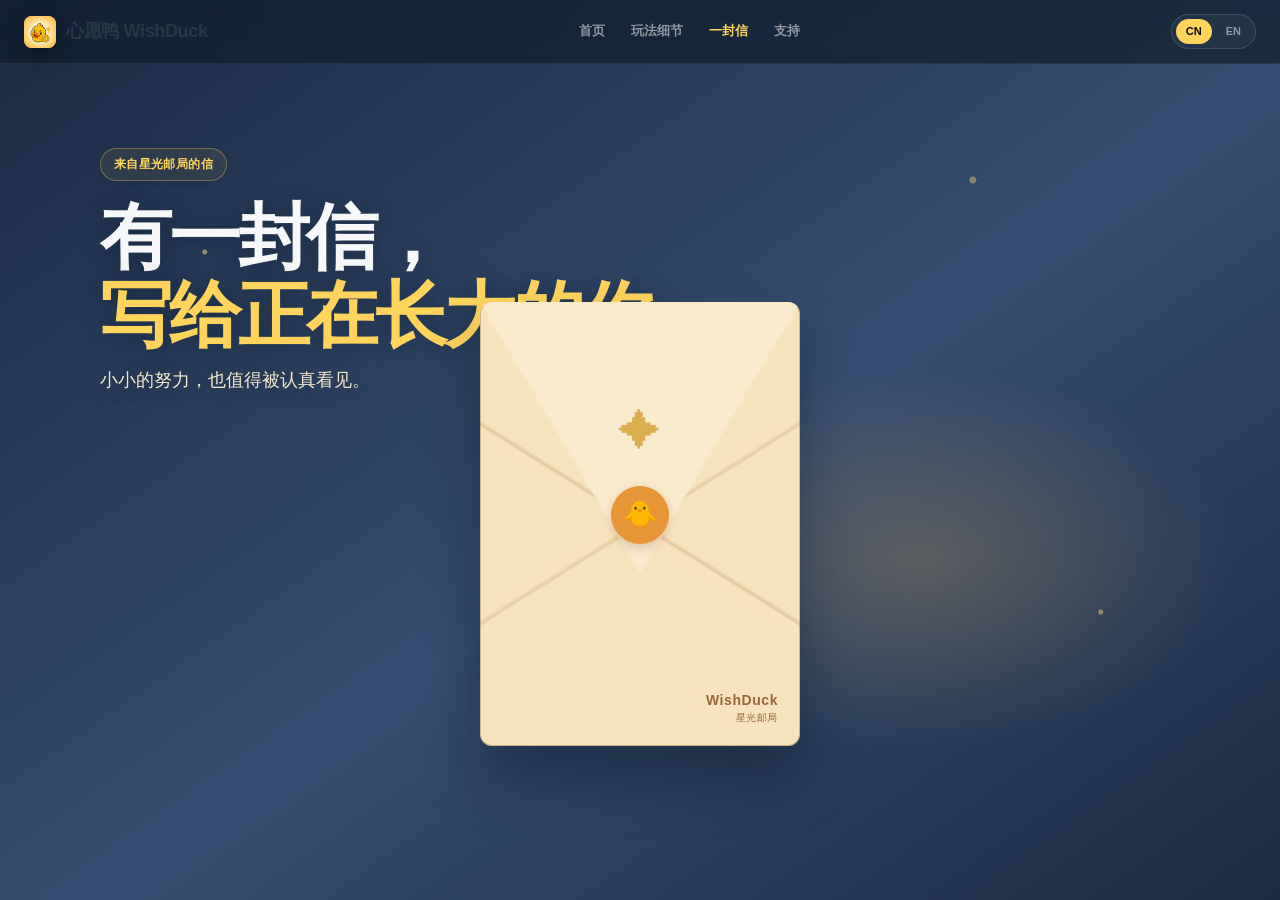
<file: letter.html>
<!doctype html>
<html lang="zh-CN">
<head>
  <meta charset="utf-8">
  <meta name="viewport" content="width=device-width, initial-scale=1">
  <title>来自星光邮局的一封信 · 心愿鸭 WishDuck</title>
  <meta name="description" content="一封来自 WishDuck 的信，写给每一个正在慢慢长大的家庭。">
  <link rel="stylesheet" href="site.css">
  <link rel="icon" type="image/png" href="assets/wishduck-logo.png">
</head>
<body class="letter-page">
  <div class="letter-stars" aria-hidden="true"></div>
  <nav class="nav">
    <a class="brand" href="index.html" aria-label="心愿鸭 WishDuck 首页"><img src="assets/wishduck-logo.png" alt=""><span>心愿鸭 WishDuck</span></a>
    <div class="nav-links"><a href="index.html">首页</a><a href="gameplay.html">玩法细节</a><a href="letter.html" class="active">一封信</a><a href="support.html">支持</a></div>
    <div class="lang-switch"><a href="letter.html" class="active">CN</a><a href="index_en.html">EN</a></div>
  </nav>

  <main class="letter-stage">
    <div class="letter-intro">
      <div class="badge">来自星光邮局的信</div>
      <h1>有一封信，<br><em>写给正在长大的你</em></h1>
      <p>小小的努力，也值得被认真看见。</p>
    </div>
    <button class="envelope" type="button" aria-expanded="false" aria-controls="letter-content">
      <span class="envelope-flap"></span><span class="envelope-paper" aria-hidden="true">✦</span><span class="envelope-seal">🐥</span>
      <span class="envelope-label">WishDuck<br><small>星光邮局</small></span>
    </button>
    <article id="letter-content" class="letter-paper" aria-hidden="true">
      <button class="close-letter" type="button" aria-label="收起信件">×</button>
      <div class="letter-header" aria-hidden="true">
        <span class="postmark">✦<small>WISH<br>POST</small></span>
        <span class="letter-number">星光邮局 · 第 01 号来信</span>
      </div>
      <p class="letter-kicker">写给每一个正在慢慢长大的家庭</p>
      <p>亲爱的爸爸妈妈和小朋友：</p>
      <p>每个孩子心里，都藏着一个小小的愿望。</p>
      <p>它可能是一件期待已久的礼物，一次想去的旅行，也可能只是——想学会一件新事情，想变得更勇敢，想让爸爸妈妈为自己感到骄傲。</p>
      <p>我是 WishDuck，来自星光邮局的一只小鸭子。</p>
      <p>我的工作不是替你们实现愿望，而是陪你们发现，那些每天都值得被看见的努力：</p>
      <p class="letter-list">主动收拾了一次玩具，<br>坚持完成了一件小事，<br>鼓起勇气尝试了新挑战，<br>帮助了家人，<br>或者在失败之后，愿意再试一次。</p>
      <p>这些时刻看起来很小，却都在悄悄改变着孩子。</p>
      <p>每一次行动，都会变成一颗星星。每一句认可，都会让星星更加明亮。当星星慢慢积累起来，愿望也就不再只是远方的想象，而变成了一条可以一步一步走近的路。</p>
      <p>请记住，成长不需要每天都完美。</p>
      <p>有时候可以走得快一点，有时候也可以停下来休息。重要的是，孩子知道自己的努力有人看见，家人知道陪伴本身就是一份礼物。</p>
      <p>愿 WishDuck 陪你们收集每一个闪光的日常，把小小的进步，变成值得珍藏的回忆。</p>
      <p>愿每一个愿望，都有星光相伴。</p>
      <p class="letter-signature">你的 WishDuck 🐥✨</p>
      <div class="letter-footer" aria-hidden="true"><span>★</span><i></i><span>★</span><i></i><span>★</span></div>
    </article>
  </main>
  <script>
    const envelope = document.querySelector('.envelope');
    const paper = document.querySelector('.letter-paper');
    const close = document.querySelector('.close-letter');
    function toggleLetter(open) { document.body.classList.toggle('letter-open', open); envelope.setAttribute('aria-expanded', String(open)); paper.setAttribute('aria-hidden', String(!open)); }
    envelope.addEventListener('click', () => toggleLetter(true));
    close.addEventListener('click', () => toggleLetter(false));
  </script>
</body>
</html>
</file>
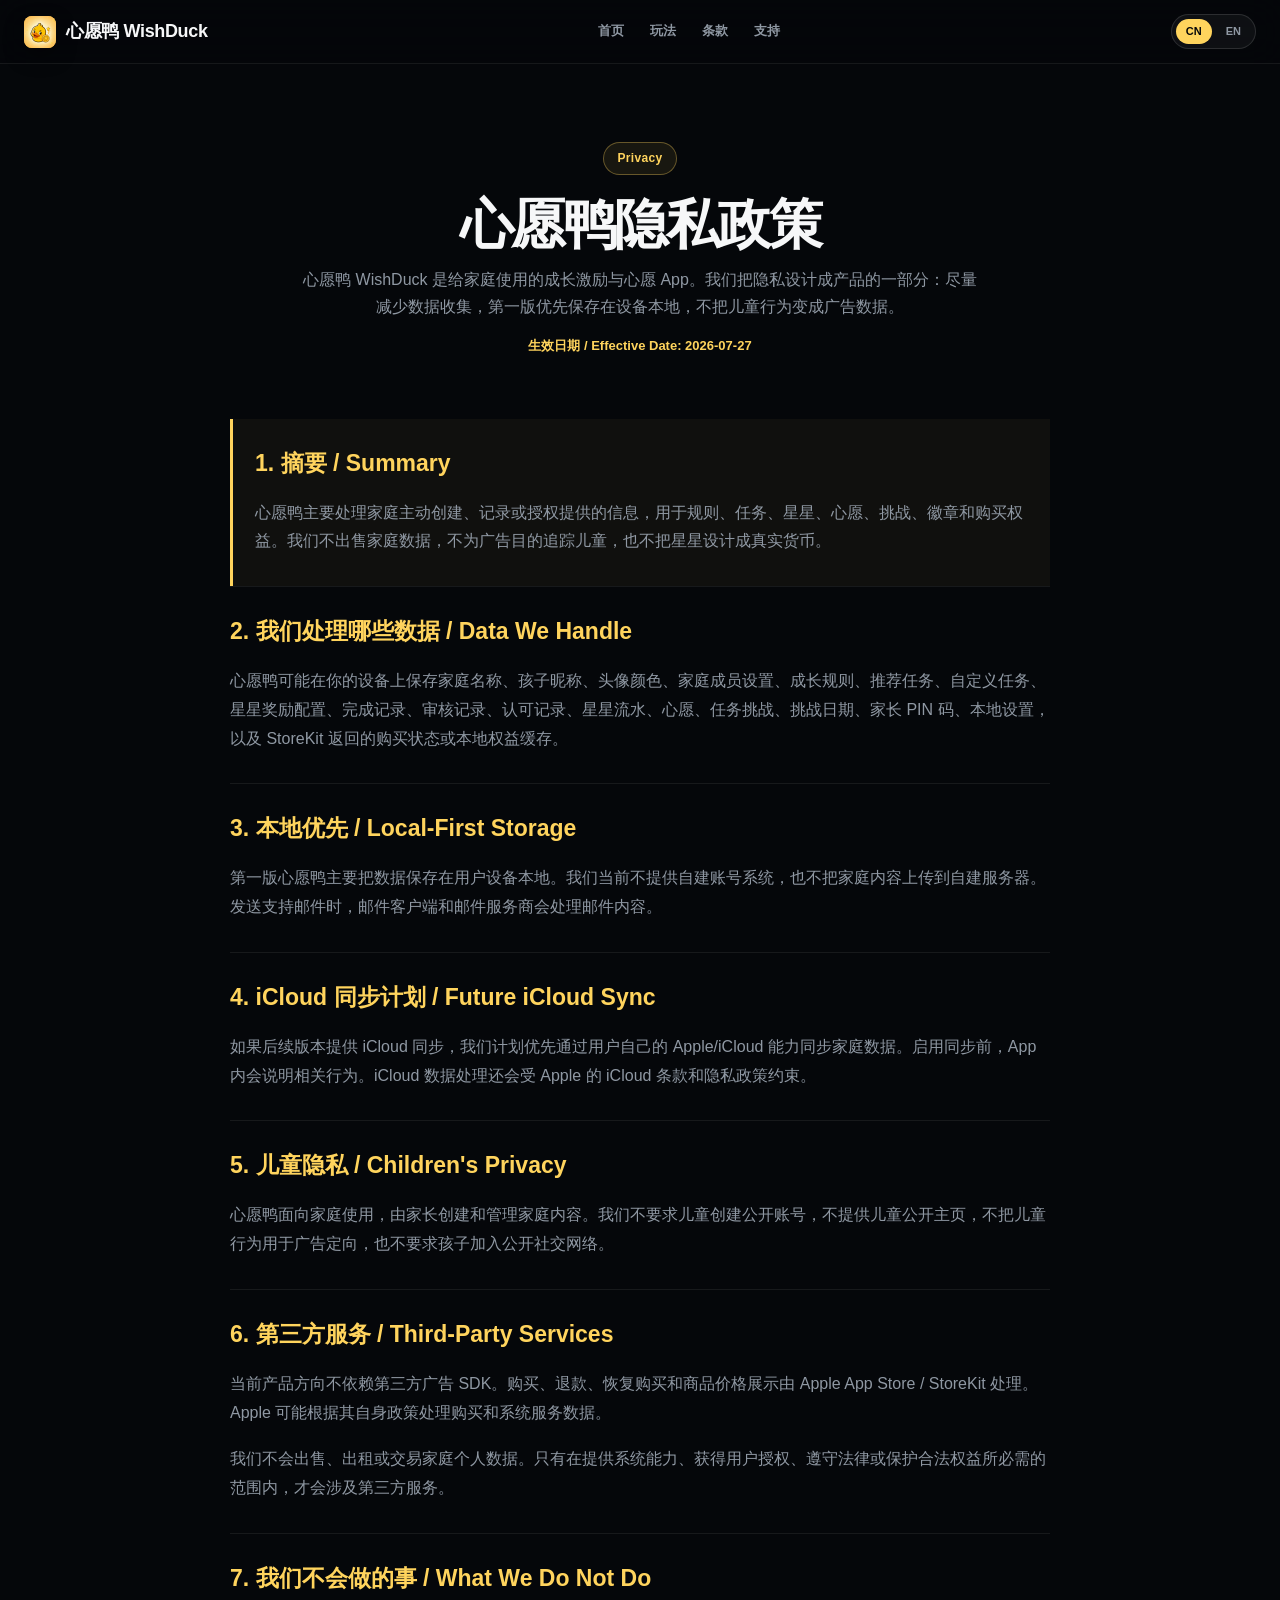
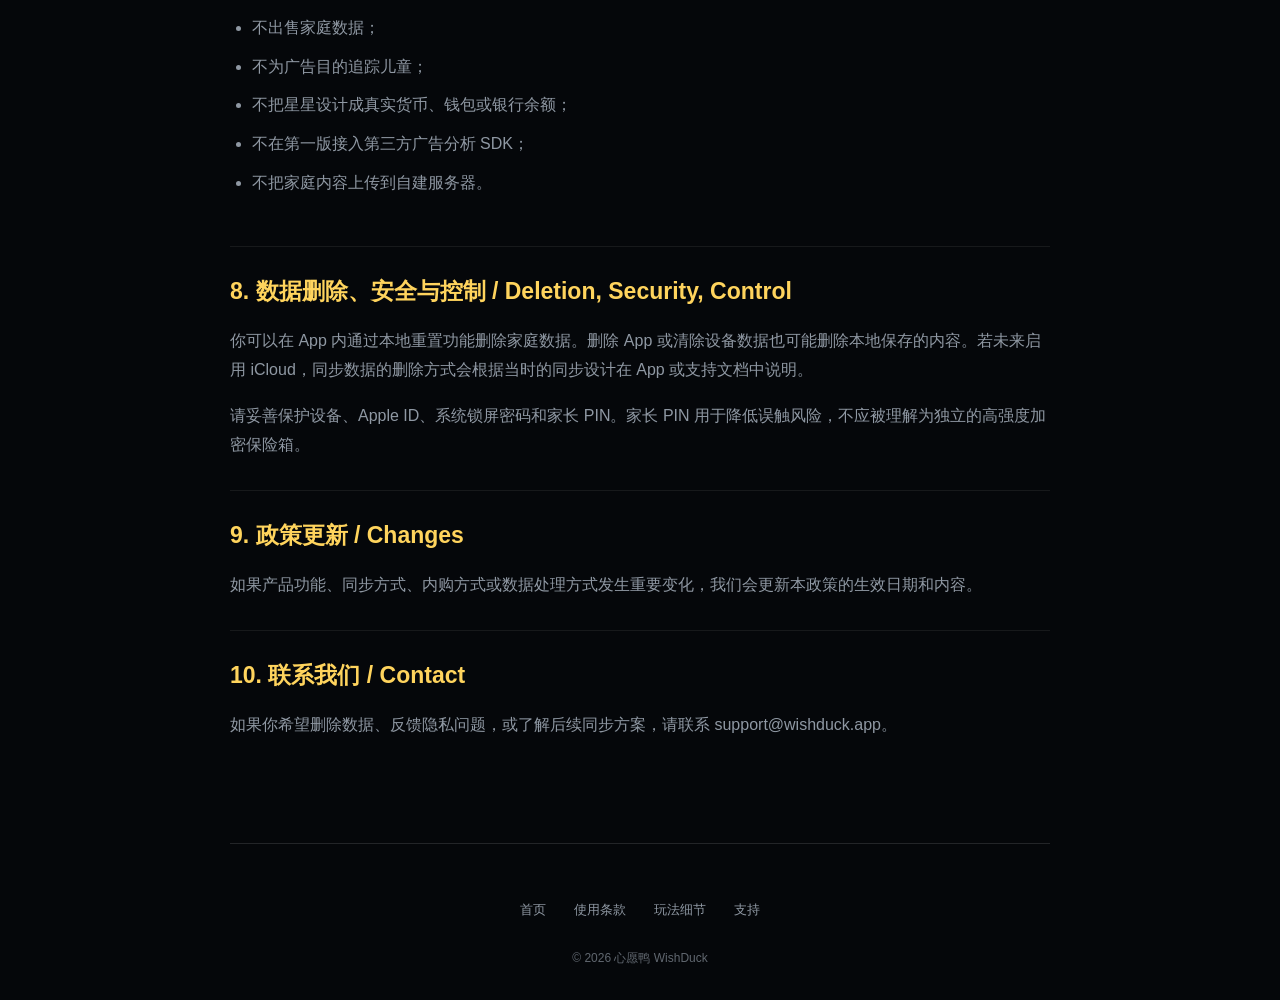
<file: privacy.html>
<!doctype html>
<html lang="zh-CN">
<head>
  <meta charset="utf-8">
  <meta name="viewport" content="width=device-width, initial-scale=1">
  <title>隐私政策 - 心愿鸭 WishDuck</title>
  <meta name="description" content="心愿鸭 WishDuck 隐私政策，说明本地优先、儿童隐私、iCloud、StoreKit 和家庭数据处理方式。">
  <link rel="stylesheet" href="site.css">
  <link rel="icon" type="image/png" href="assets/wishduck-logo.png">
</head>
<body class="legal-page">
  <div class="bg-grid" aria-hidden="true"></div>
  <nav class="nav">
    <a class="brand" href="index.html"><img src="assets/wishduck-logo.png" alt=""><span>心愿鸭 WishDuck</span></a>
    <div class="nav-links" aria-label="页面导航">
      <a href="index.html">首页</a>
      <a href="gameplay.html">玩法</a>
      <a href="terms.html">条款</a>
      <a href="support.html">支持</a>
    </div>
    <div class="lang-switch" aria-label="语言切换">
      <a href="privacy.html" class="active">CN</a>
      <a href="privacy_en.html">EN</a>
    </div>
  </nav>

  <main class="legal-container">
    <section class="legal-hero">
      <span class="eyebrow">Privacy</span>
      <h1>心愿鸭隐私政策</h1>
      <p class="lead">心愿鸭 WishDuck 是给家庭使用的成长激励与心愿 App。我们把隐私设计成产品的一部分：尽量减少数据收集，第一版优先保存在设备本地，不把儿童行为变成广告数据。</p>
      <p class="meta">生效日期 / Effective Date: 2026-07-27</p>
    </section>

    <section class="document">
      <article class="callout">
        <h2>1. 摘要 / Summary</h2>
        <p>心愿鸭主要处理家庭主动创建、记录或授权提供的信息，用于规则、任务、星星、心愿、挑战、徽章和购买权益。我们不出售家庭数据，不为广告目的追踪儿童，也不把星星设计成真实货币。</p>
      </article>

      <article>
        <h2>2. 我们处理哪些数据 / Data We Handle</h2>
        <p>心愿鸭可能在你的设备上保存家庭名称、孩子昵称、头像颜色、家庭成员设置、成长规则、推荐任务、自定义任务、星星奖励配置、完成记录、审核记录、认可记录、星星流水、心愿、任务挑战、挑战日期、家长 PIN 码、本地设置，以及 StoreKit 返回的购买状态或本地权益缓存。</p>
      </article>

      <article>
        <h2>3. 本地优先 / Local-First Storage</h2>
        <p>第一版心愿鸭主要把数据保存在用户设备本地。我们当前不提供自建账号系统，也不把家庭内容上传到自建服务器。发送支持邮件时，邮件客户端和邮件服务商会处理邮件内容。</p>
      </article>

      <article>
        <h2>4. iCloud 同步计划 / Future iCloud Sync</h2>
        <p>如果后续版本提供 iCloud 同步，我们计划优先通过用户自己的 Apple/iCloud 能力同步家庭数据。启用同步前，App 内会说明相关行为。iCloud 数据处理还会受 Apple 的 iCloud 条款和隐私政策约束。</p>
      </article>

      <article>
        <h2>5. 儿童隐私 / Children's Privacy</h2>
        <p>心愿鸭面向家庭使用，由家长创建和管理家庭内容。我们不要求儿童创建公开账号，不提供儿童公开主页，不把儿童行为用于广告定向，也不要求孩子加入公开社交网络。</p>
      </article>

      <article>
        <h2>6. 第三方服务 / Third-Party Services</h2>
        <p>当前产品方向不依赖第三方广告 SDK。购买、退款、恢复购买和商品价格展示由 Apple App Store / StoreKit 处理。Apple 可能根据其自身政策处理购买和系统服务数据。</p>
        <p>我们不会出售、出租或交易家庭个人数据。只有在提供系统能力、获得用户授权、遵守法律或保护合法权益所必需的范围内，才会涉及第三方服务。</p>
      </article>

      <article>
        <h2>7. 我们不会做的事 / What We Do Not Do</h2>
        <ul>
          <li>不出售家庭数据；</li>
          <li>不为广告目的追踪儿童；</li>
          <li>不把星星设计成真实货币、钱包或银行余额；</li>
          <li>不在第一版接入第三方广告分析 SDK；</li>
          <li>不把家庭内容上传到自建服务器。</li>
        </ul>
      </article>

      <article>
        <h2>8. 数据删除、安全与控制 / Deletion, Security, Control</h2>
        <p>你可以在 App 内通过本地重置功能删除家庭数据。删除 App 或清除设备数据也可能删除本地保存的内容。若未来启用 iCloud，同步数据的删除方式会根据当时的同步设计在 App 或支持文档中说明。</p>
        <p>请妥善保护设备、Apple ID、系统锁屏密码和家长 PIN。家长 PIN 用于降低误触风险，不应被理解为独立的高强度加密保险箱。</p>
      </article>

      <article>
        <h2>9. 政策更新 / Changes</h2>
        <p>如果产品功能、同步方式、内购方式或数据处理方式发生重要变化，我们会更新本政策的生效日期和内容。</p>
      </article>

      <article>
        <h2>10. 联系我们 / Contact</h2>
        <p>如果你希望删除数据、反馈隐私问题，或了解后续同步方案，请联系 <a href="mailto:support@wishduck.app">support@wishduck.app</a>。</p>
      </article>
    </section>
  </main>

  <footer class="legal-container footer">
    <div class="footer-links">
      <a href="index.html">首页</a>
      <a href="terms.html">使用条款</a>
      <a href="gameplay.html">玩法细节</a>
      <a href="support.html">支持</a>
    </div>
    <p class="copyright">© 2026 心愿鸭 WishDuck</p>
  </footer>
</body>
</html>
</file>
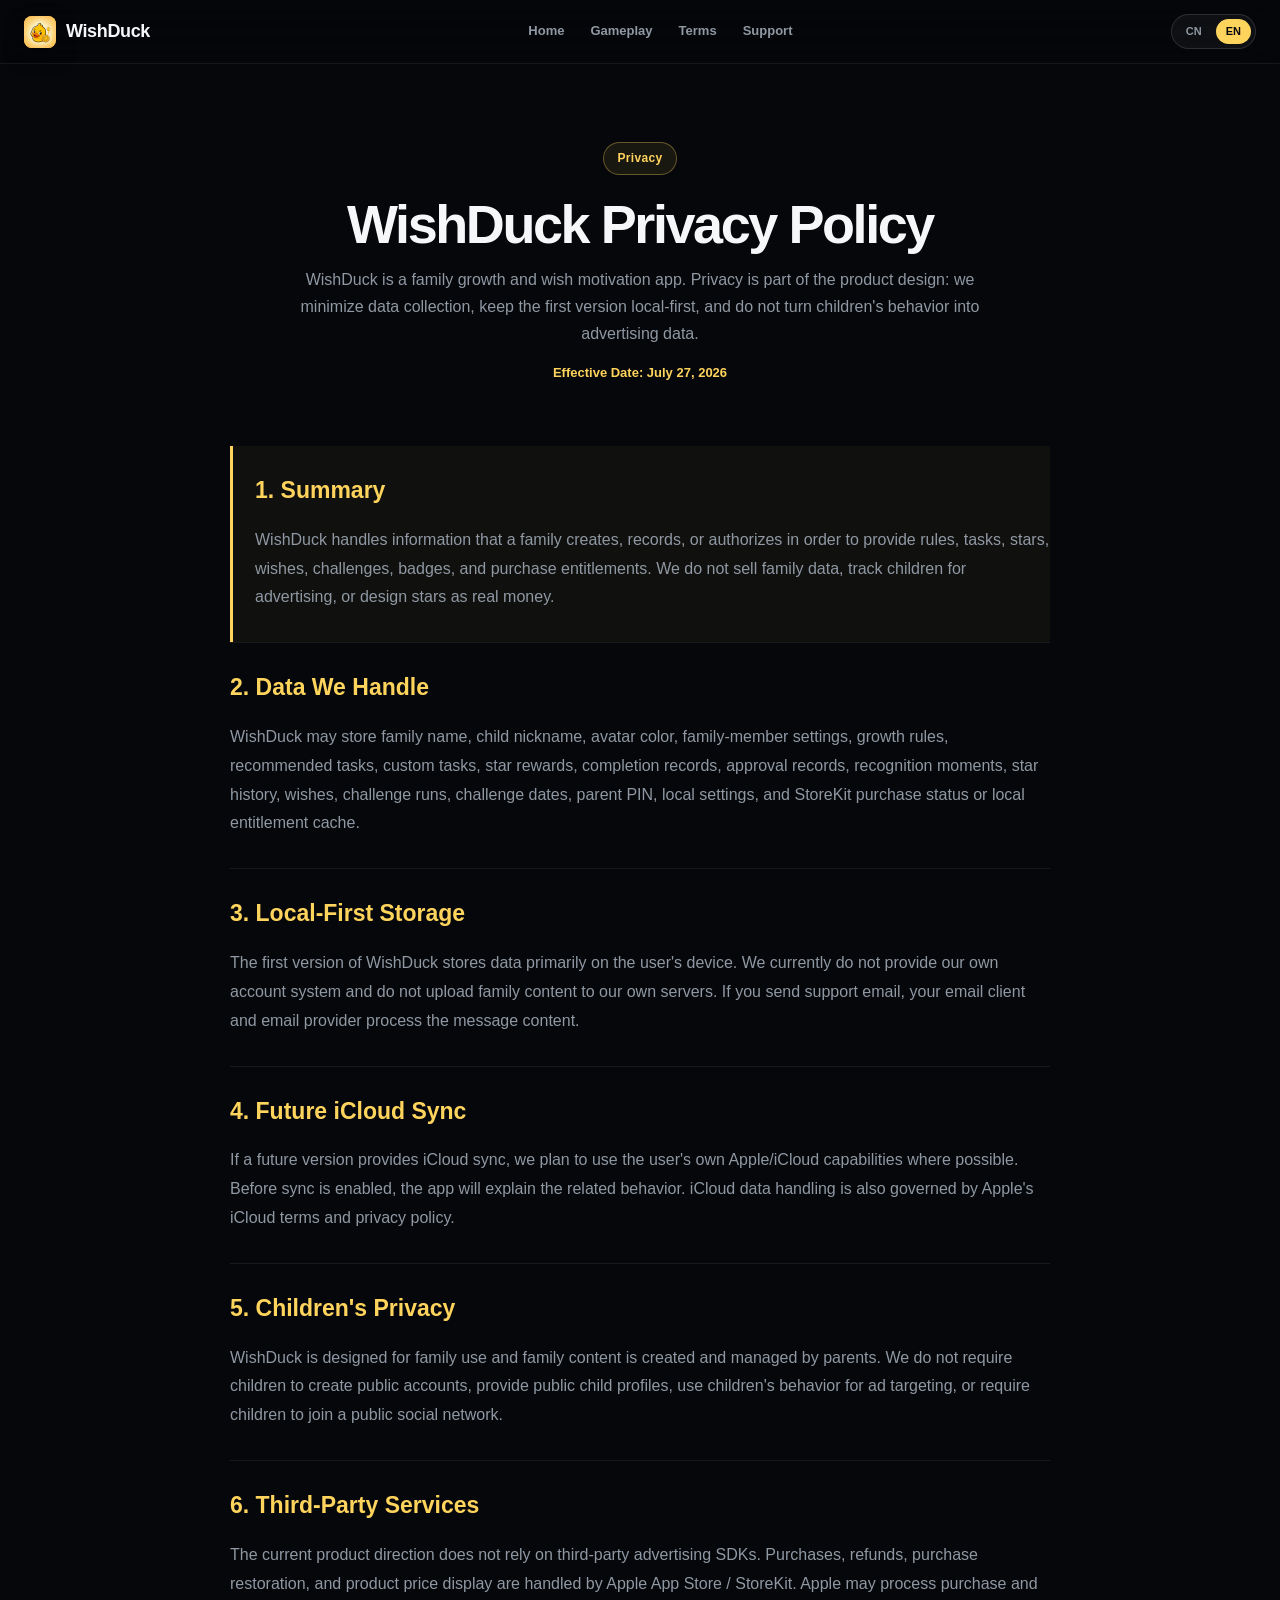
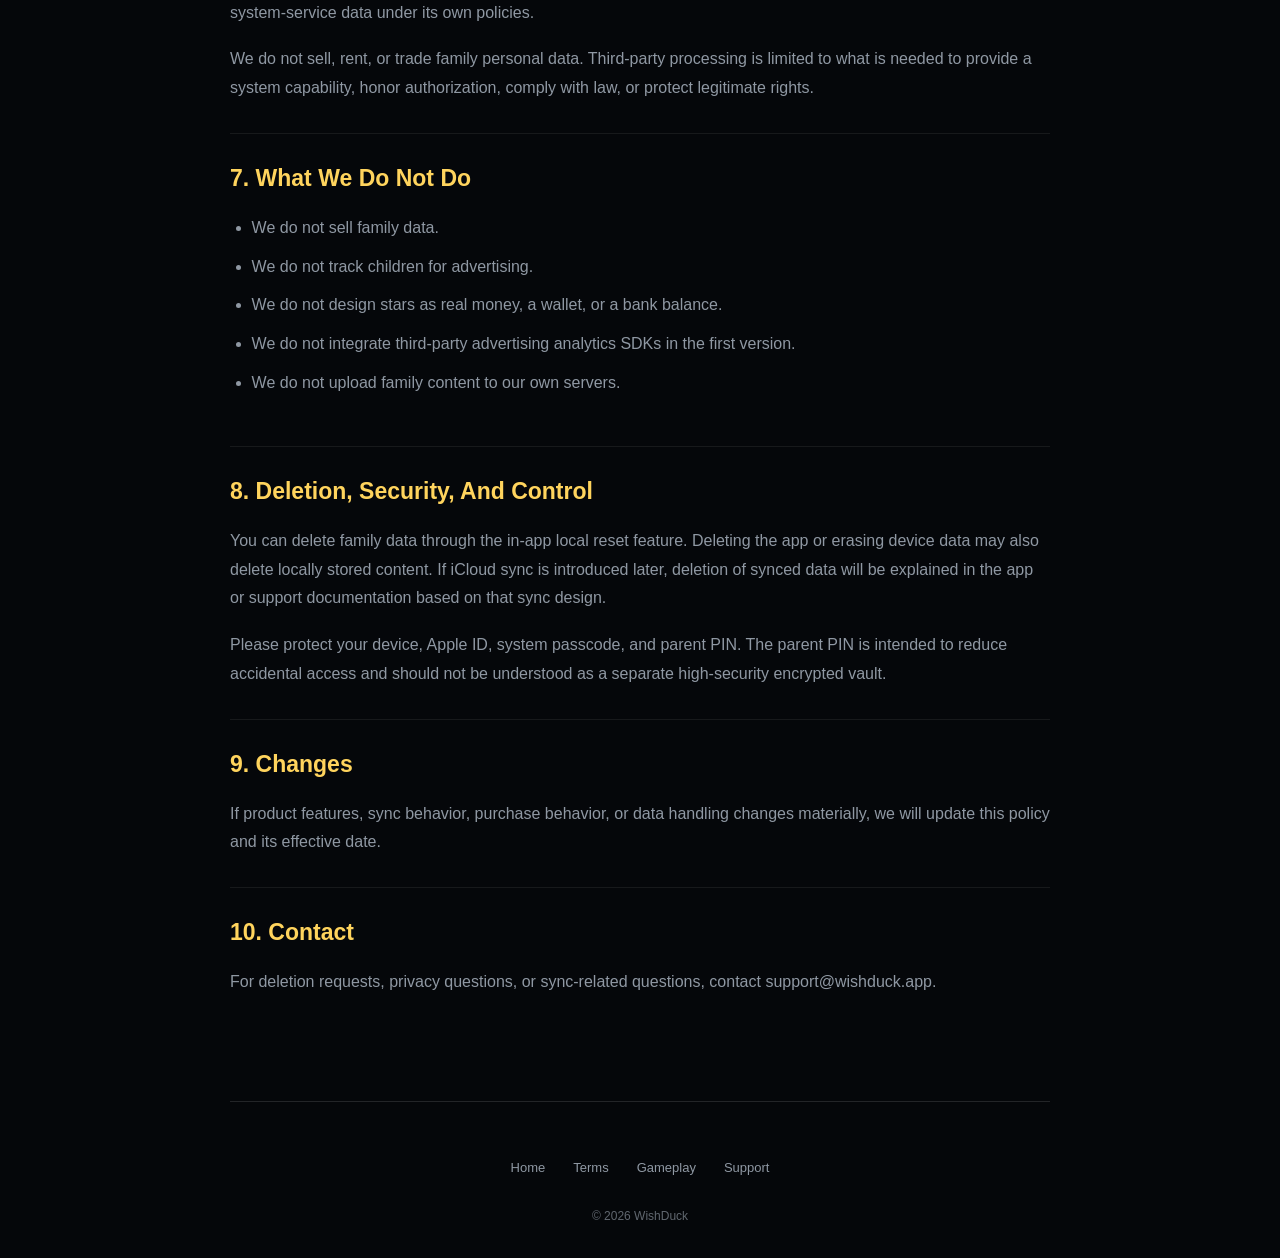
<file: privacy_en.html>
<!doctype html>
<html lang="en">
<head>
  <meta charset="utf-8">
  <meta name="viewport" content="width=device-width, initial-scale=1">
  <title>Privacy Policy - WishDuck</title>
  <meta name="description" content="WishDuck privacy policy covering local-first storage, children's privacy, iCloud, StoreKit, and family data.">
  <link rel="stylesheet" href="site.css">
  <link rel="icon" type="image/png" href="assets/wishduck-logo.png">
</head>
<body class="legal-page">
  <div class="bg-grid" aria-hidden="true"></div>
  <nav class="nav">
    <a class="brand" href="index_en.html"><img src="assets/wishduck-logo.png" alt=""><span>WishDuck</span></a>
    <div class="nav-links" aria-label="Page navigation">
      <a href="index_en.html">Home</a>
      <a href="gameplay_en.html">Gameplay</a>
      <a href="terms_en.html">Terms</a>
      <a href="support_en.html">Support</a>
    </div>
    <div class="lang-switch" aria-label="Language switcher">
      <a href="privacy.html">CN</a>
      <a href="privacy_en.html" class="active">EN</a>
    </div>
  </nav>

  <main class="legal-container">
    <section class="legal-hero">
      <span class="eyebrow">Privacy</span>
      <h1>WishDuck Privacy Policy</h1>
      <p class="lead">WishDuck is a family growth and wish motivation app. Privacy is part of the product design: we minimize data collection, keep the first version local-first, and do not turn children's behavior into advertising data.</p>
      <p class="meta">Effective Date: July 27, 2026</p>
    </section>

    <section class="document">
      <article class="callout">
        <h2>1. Summary</h2>
        <p>WishDuck handles information that a family creates, records, or authorizes in order to provide rules, tasks, stars, wishes, challenges, badges, and purchase entitlements. We do not sell family data, track children for advertising, or design stars as real money.</p>
      </article>

      <article>
        <h2>2. Data We Handle</h2>
        <p>WishDuck may store family name, child nickname, avatar color, family-member settings, growth rules, recommended tasks, custom tasks, star rewards, completion records, approval records, recognition moments, star history, wishes, challenge runs, challenge dates, parent PIN, local settings, and StoreKit purchase status or local entitlement cache.</p>
      </article>

      <article>
        <h2>3. Local-First Storage</h2>
        <p>The first version of WishDuck stores data primarily on the user's device. We currently do not provide our own account system and do not upload family content to our own servers. If you send support email, your email client and email provider process the message content.</p>
      </article>

      <article>
        <h2>4. Future iCloud Sync</h2>
        <p>If a future version provides iCloud sync, we plan to use the user's own Apple/iCloud capabilities where possible. Before sync is enabled, the app will explain the related behavior. iCloud data handling is also governed by Apple's iCloud terms and privacy policy.</p>
      </article>

      <article>
        <h2>5. Children's Privacy</h2>
        <p>WishDuck is designed for family use and family content is created and managed by parents. We do not require children to create public accounts, provide public child profiles, use children's behavior for ad targeting, or require children to join a public social network.</p>
      </article>

      <article>
        <h2>6. Third-Party Services</h2>
        <p>The current product direction does not rely on third-party advertising SDKs. Purchases, refunds, purchase restoration, and product price display are handled by Apple App Store / StoreKit. Apple may process purchase and system-service data under its own policies.</p>
        <p>We do not sell, rent, or trade family personal data. Third-party processing is limited to what is needed to provide a system capability, honor authorization, comply with law, or protect legitimate rights.</p>
      </article>

      <article>
        <h2>7. What We Do Not Do</h2>
        <ul>
          <li>We do not sell family data.</li>
          <li>We do not track children for advertising.</li>
          <li>We do not design stars as real money, a wallet, or a bank balance.</li>
          <li>We do not integrate third-party advertising analytics SDKs in the first version.</li>
          <li>We do not upload family content to our own servers.</li>
        </ul>
      </article>

      <article>
        <h2>8. Deletion, Security, And Control</h2>
        <p>You can delete family data through the in-app local reset feature. Deleting the app or erasing device data may also delete locally stored content. If iCloud sync is introduced later, deletion of synced data will be explained in the app or support documentation based on that sync design.</p>
        <p>Please protect your device, Apple ID, system passcode, and parent PIN. The parent PIN is intended to reduce accidental access and should not be understood as a separate high-security encrypted vault.</p>
      </article>

      <article>
        <h2>9. Changes</h2>
        <p>If product features, sync behavior, purchase behavior, or data handling changes materially, we will update this policy and its effective date.</p>
      </article>

      <article>
        <h2>10. Contact</h2>
        <p>For deletion requests, privacy questions, or sync-related questions, contact <a href="mailto:support@wishduck.app">support@wishduck.app</a>.</p>
      </article>
    </section>
  </main>

  <footer class="legal-container footer">
    <div class="footer-links">
      <a href="index_en.html">Home</a>
      <a href="terms_en.html">Terms</a>
      <a href="gameplay_en.html">Gameplay</a>
      <a href="support_en.html">Support</a>
    </div>
    <p class="copyright">© 2026 WishDuck</p>
  </footer>
</body>
</html>
</file>
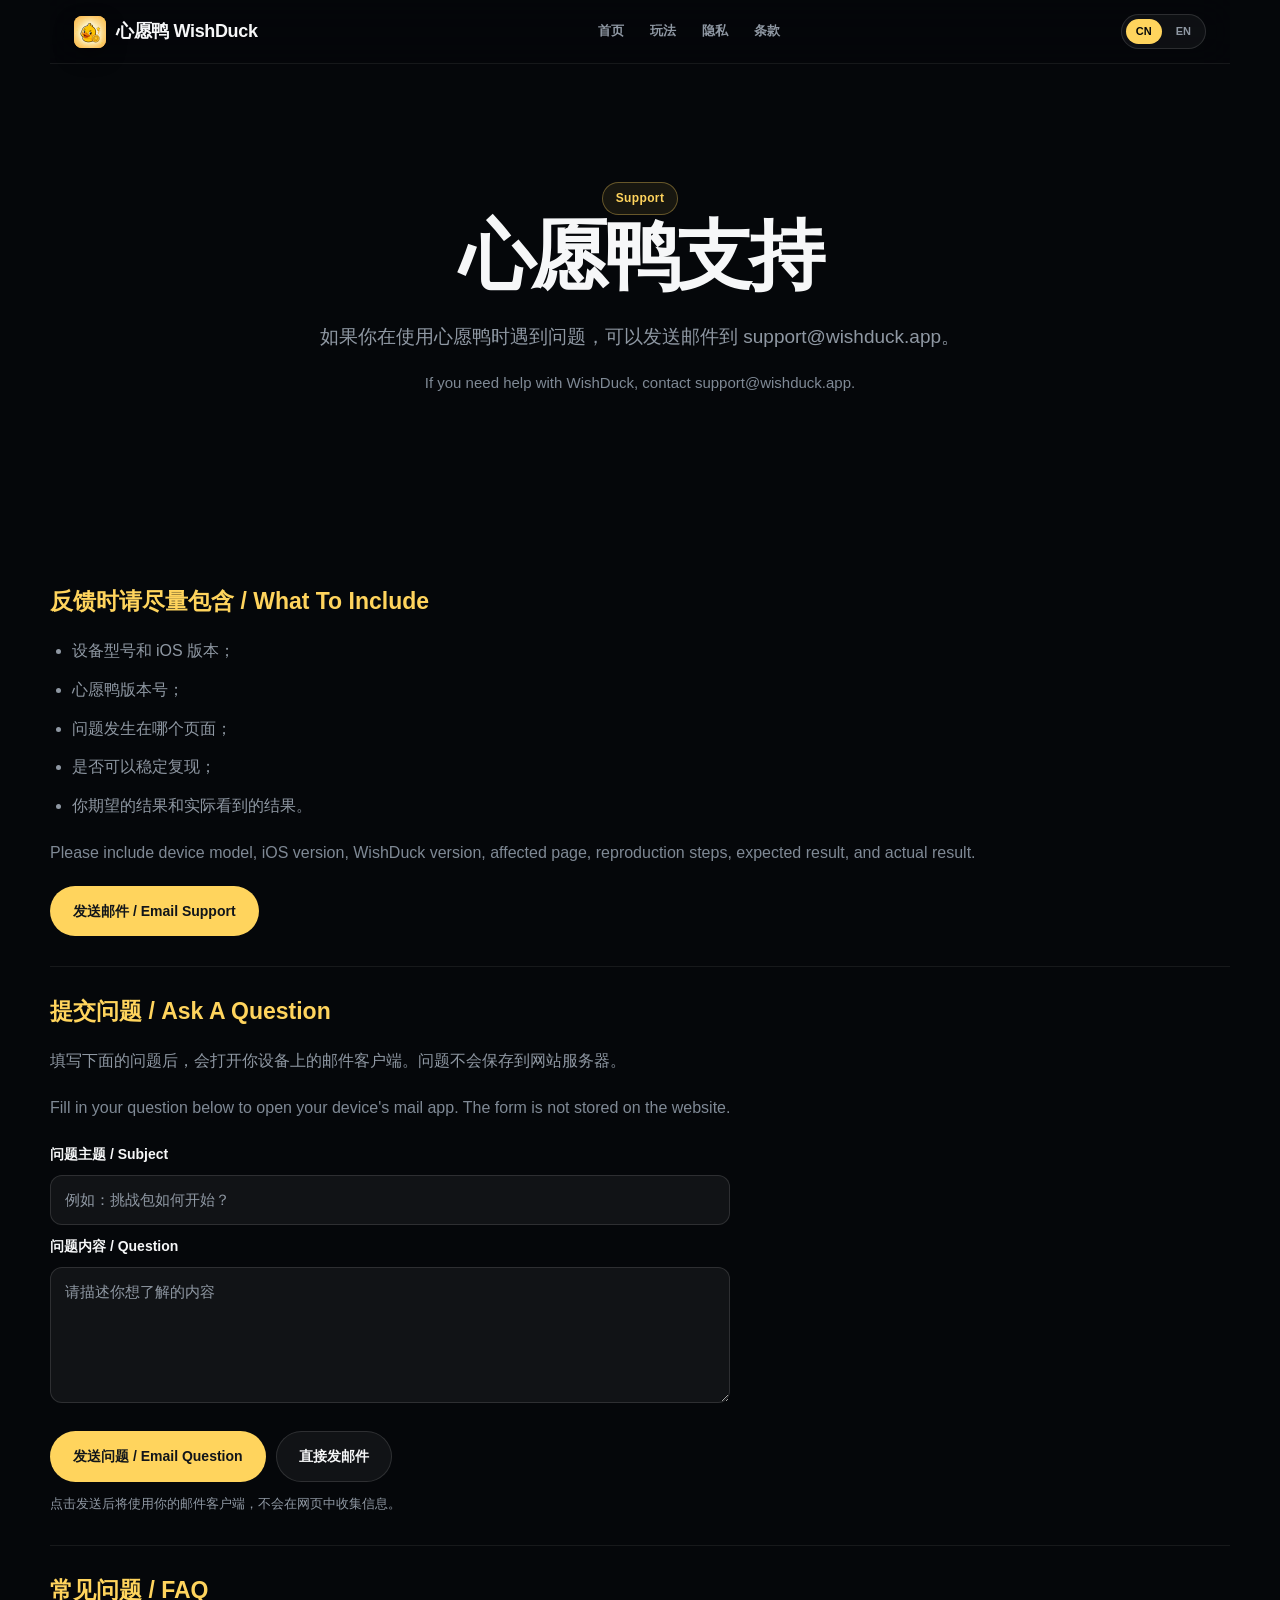
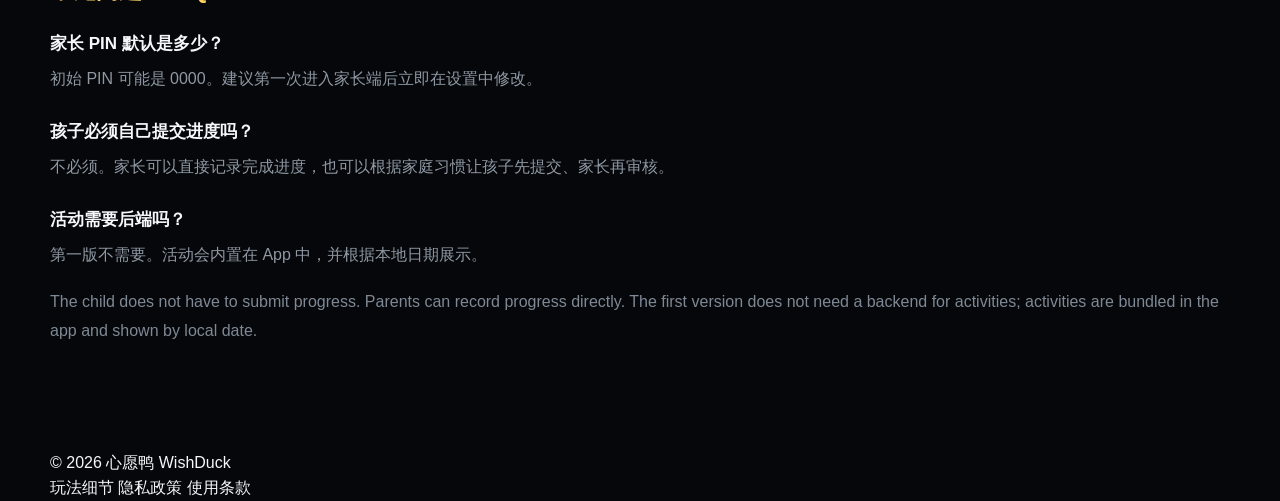
<file: support.html>
<!doctype html>
<html lang="zh-CN">
<head>
  <meta charset="utf-8">
  <meta name="viewport" content="width=device-width, initial-scale=1">
  <title>心愿鸭支持 / WishDuck Support</title>
  <meta name="description" content="心愿鸭 WishDuck 支持页面，提供反馈邮箱和常见问题。">
  <link rel="stylesheet" href="site.css">
  <link rel="icon" type="image/png" href="assets/wishduck-logo.png">
</head>
<body>
  <div class="bg-grid" aria-hidden="true"></div>
  <header class="wrap nav">
    <a class="brand" href="index.html"><img src="assets/wishduck-logo.png" alt=""><span>心愿鸭 WishDuck</span></a>
    <nav class="nav-links" aria-label="页面导航">
      <a href="index.html">首页</a>
      <a href="gameplay.html">玩法</a>
      <a href="privacy.html">隐私</a>
      <a href="terms.html">条款</a>
    </nav>
    <div class="lang-switch" aria-label="语言切换">
      <a href="support.html" class="active">CN</a>
      <a href="support_en.html">EN</a>
    </div>
  </header>

  <main class="wrap">
    <section class="hero">
      <span class="eyebrow">Support</span>
      <h1>心愿鸭支持</h1>
      <p class="lead">如果你在使用心愿鸭时遇到问题，可以发送邮件到 support@wishduck.app。</p>
      <p class="lead en">If you need help with WishDuck, contact support@wishduck.app.</p>
    </section>

    <section class="document">
      <article class="card">
        <h2>反馈时请尽量包含 / What To Include</h2>
        <ul>
          <li>设备型号和 iOS 版本；</li>
          <li>心愿鸭版本号；</li>
          <li>问题发生在哪个页面；</li>
          <li>是否可以稳定复现；</li>
          <li>你期望的结果和实际看到的结果。</li>
        </ul>
        <p class="en">Please include device model, iOS version, WishDuck version, affected page, reproduction steps, expected result, and actual result.</p>
        <div class="button-row">
          <a class="button" href="mailto:support@wishduck.app">发送邮件 / Email Support</a>
        </div>
      </article>

      <article class="card">
        <h2>提交问题 / Ask A Question</h2>
        <p>填写下面的问题后，会打开你设备上的邮件客户端。问题不会保存到网站服务器。</p>
        <p class="en">Fill in your question below to open your device's mail app. The form is not stored on the website.</p>
        <form class="support-question" id="question-form">
          <label for="question-subject">问题主题 / Subject</label>
          <input id="question-subject" name="subject" type="text" placeholder="例如：挑战包如何开始？" required>
          <label for="question-message">问题内容 / Question</label>
          <textarea id="question-message" name="message" placeholder="请描述你想了解的内容" required></textarea>
          <div class="button-row">
            <button class="button" type="submit">发送问题 / Email Question</button>
            <a class="button secondary" href="mailto:support@wishduck.app">直接发邮件</a>
          </div>
          <p class="support-note" id="question-note">点击发送后将使用你的邮件客户端，不会在网页中收集信息。</p>
        </form>
      </article>

      <article class="card">
        <h2>常见问题 / FAQ</h2>
        <h3>家长 PIN 默认是多少？</h3>
        <p>初始 PIN 可能是 0000。建议第一次进入家长端后立即在设置中修改。</p>
        <h3>孩子必须自己提交进度吗？</h3>
        <p>不必须。家长可以直接记录完成进度，也可以根据家庭习惯让孩子先提交、家长再审核。</p>
        <h3>活动需要后端吗？</h3>
        <p>第一版不需要。活动会内置在 App 中，并根据本地日期展示。</p>
        <p class="en">The child does not have to submit progress. Parents can record progress directly. The first version does not need a backend for activities; activities are bundled in the app and shown by local date.</p>
      </article>
    </section>
  </main>

  <footer class="wrap">
    <div>© 2026 心愿鸭 WishDuck</div>
    <nav aria-label="页脚链接">
      <a href="gameplay.html">玩法细节</a>
      <a href="privacy.html">隐私政策</a>
      <a href="terms.html">使用条款</a>
    </nav>
  </footer>
  <script>
    document.querySelector("#question-form").addEventListener("submit", function(event) {
      event.preventDefault();
      const subject = document.querySelector("#question-subject").value.trim();
      const message = document.querySelector("#question-message").value.trim();
      const body = message + "\\n\\nSent from WishDuck Support";
      window.location.href = "mailto:support@wishduck.app?subject=" + encodeURIComponent(subject) + "&body=" + encodeURIComponent(body);
    });
  </script>
</body>
</html>
</file>
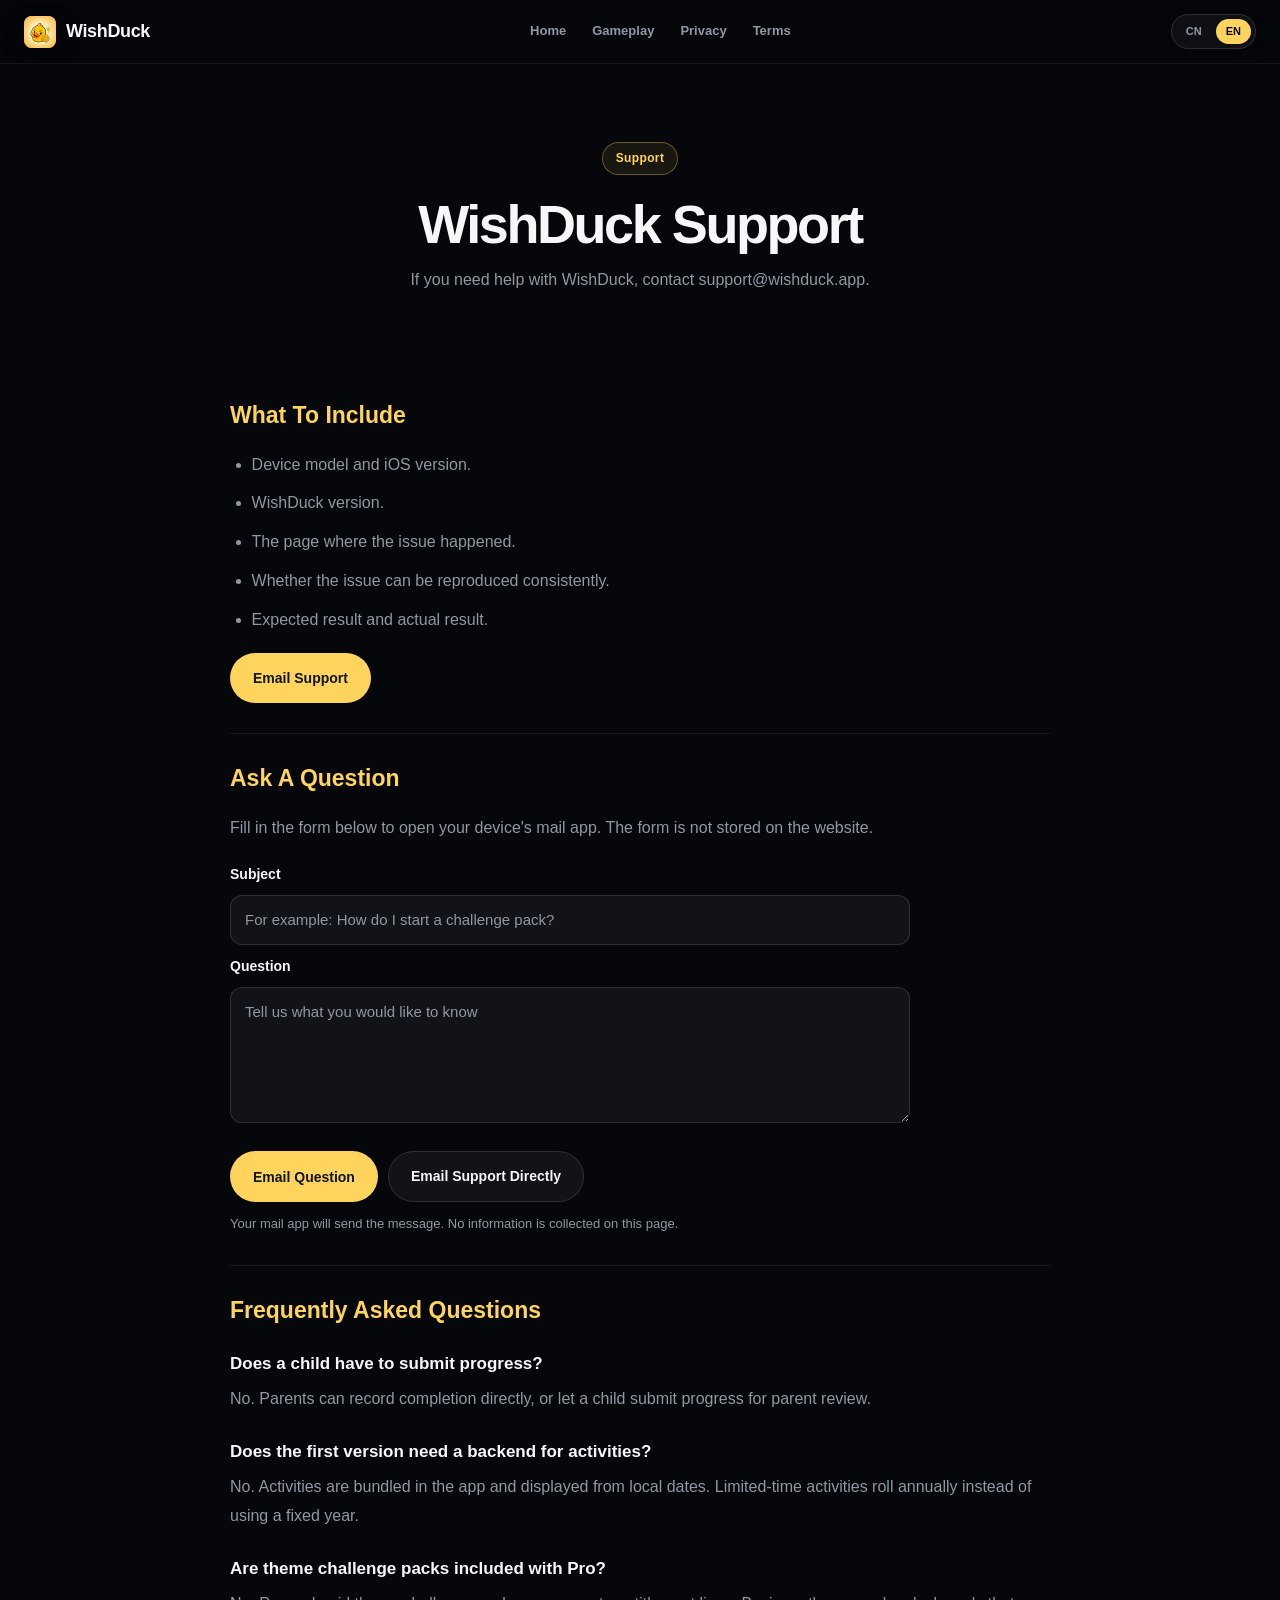
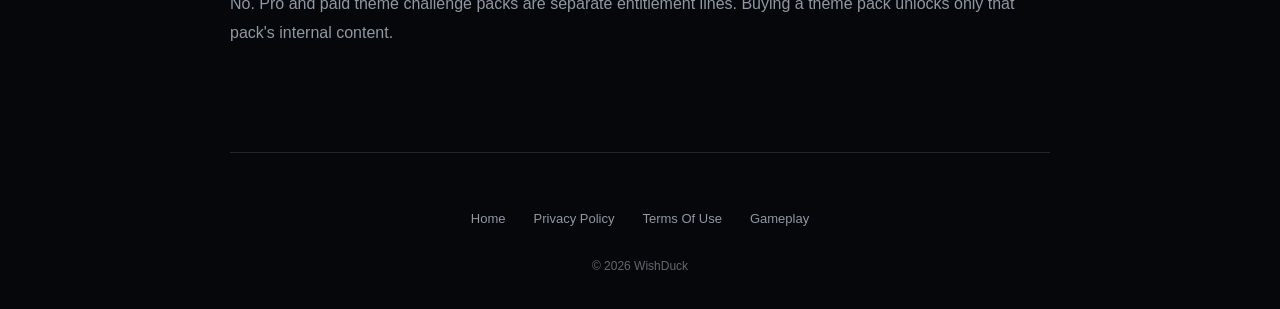
<file: support_en.html>
<!doctype html>
<html lang="en">
<head>
  <meta charset="utf-8">
  <meta name="viewport" content="width=device-width, initial-scale=1">
  <title>Support - WishDuck</title>
  <meta name="description" content="WishDuck support page with contact information and common questions.">
  <link rel="stylesheet" href="site.css">
  <link rel="icon" type="image/png" href="assets/wishduck-logo.png">
</head>
<body class="legal-page">
  <div class="bg-grid" aria-hidden="true"></div>
  <nav class="nav">
    <a class="brand" href="index_en.html"><img src="assets/wishduck-logo.png" alt=""><span>WishDuck</span></a>
    <div class="nav-links" aria-label="Page navigation">
      <a href="index_en.html">Home</a>
      <a href="gameplay_en.html">Gameplay</a>
      <a href="privacy_en.html">Privacy</a>
      <a href="terms_en.html">Terms</a>
    </div>
    <div class="lang-switch" aria-label="Language switcher">
      <a href="support.html">CN</a>
      <a href="support_en.html" class="active">EN</a>
    </div>
  </nav>

  <main class="legal-container">
    <section class="legal-hero">
      <span class="eyebrow">Support</span>
      <h1>WishDuck Support</h1>
      <p class="lead">If you need help with WishDuck, contact <a href="mailto:support@wishduck.app">support@wishduck.app</a>.</p>
    </section>

    <section class="document">
      <article>
        <h2>What To Include</h2>
        <ul>
          <li>Device model and iOS version.</li>
          <li>WishDuck version.</li>
          <li>The page where the issue happened.</li>
          <li>Whether the issue can be reproduced consistently.</li>
          <li>Expected result and actual result.</li>
        </ul>
        <div class="button-row">
          <a class="button" href="mailto:support@wishduck.app">Email Support</a>
        </div>
      </article>

      <article>
        <h2>Ask A Question</h2>
        <p>Fill in the form below to open your device's mail app. The form is not stored on the website.</p>
        <form class="support-question" id="question-form">
          <label for="question-subject">Subject</label>
          <input id="question-subject" name="subject" type="text" placeholder="For example: How do I start a challenge pack?" required>
          <label for="question-message">Question</label>
          <textarea id="question-message" name="message" placeholder="Tell us what you would like to know" required></textarea>
          <div class="button-row">
            <button class="button" type="submit">Email Question</button>
            <a class="button secondary" href="mailto:support@wishduck.app">Email Support Directly</a>
          </div>
          <p class="support-note" id="question-note">Your mail app will send the message. No information is collected on this page.</p>
        </form>
      </article>

      <article>
        <h2>Frequently Asked Questions</h2>
        <h3>Does a child have to submit progress?</h3>
        <p>No. Parents can record completion directly, or let a child submit progress for parent review.</p>
        <h3>Does the first version need a backend for activities?</h3>
        <p>No. Activities are bundled in the app and displayed from local dates. Limited-time activities roll annually instead of using a fixed year.</p>
        <h3>Are theme challenge packs included with Pro?</h3>
        <p>No. Pro and paid theme challenge packs are separate entitlement lines. Buying a theme pack unlocks only that pack's internal content.</p>
      </article>
    </section>
  </main>

  <footer class="legal-container footer">
    <div class="footer-links">
      <a href="index_en.html">Home</a>
      <a href="privacy_en.html">Privacy Policy</a>
      <a href="terms_en.html">Terms Of Use</a>
      <a href="gameplay_en.html">Gameplay</a>
    </div>
    <p class="copyright">© 2026 WishDuck</p>
  </footer>
  <script>
    document.querySelector("#question-form").addEventListener("submit", function(event) {
      event.preventDefault();
      const subject = document.querySelector("#question-subject").value.trim();
      const message = document.querySelector("#question-message").value.trim();
      const body = message + "\\n\\nSent from WishDuck Support";
      window.location.href = "mailto:support@wishduck.app?subject=" + encodeURIComponent(subject) + "&body=" + encodeURIComponent(body);
    });
  </script>
</body>
</html>
</file>
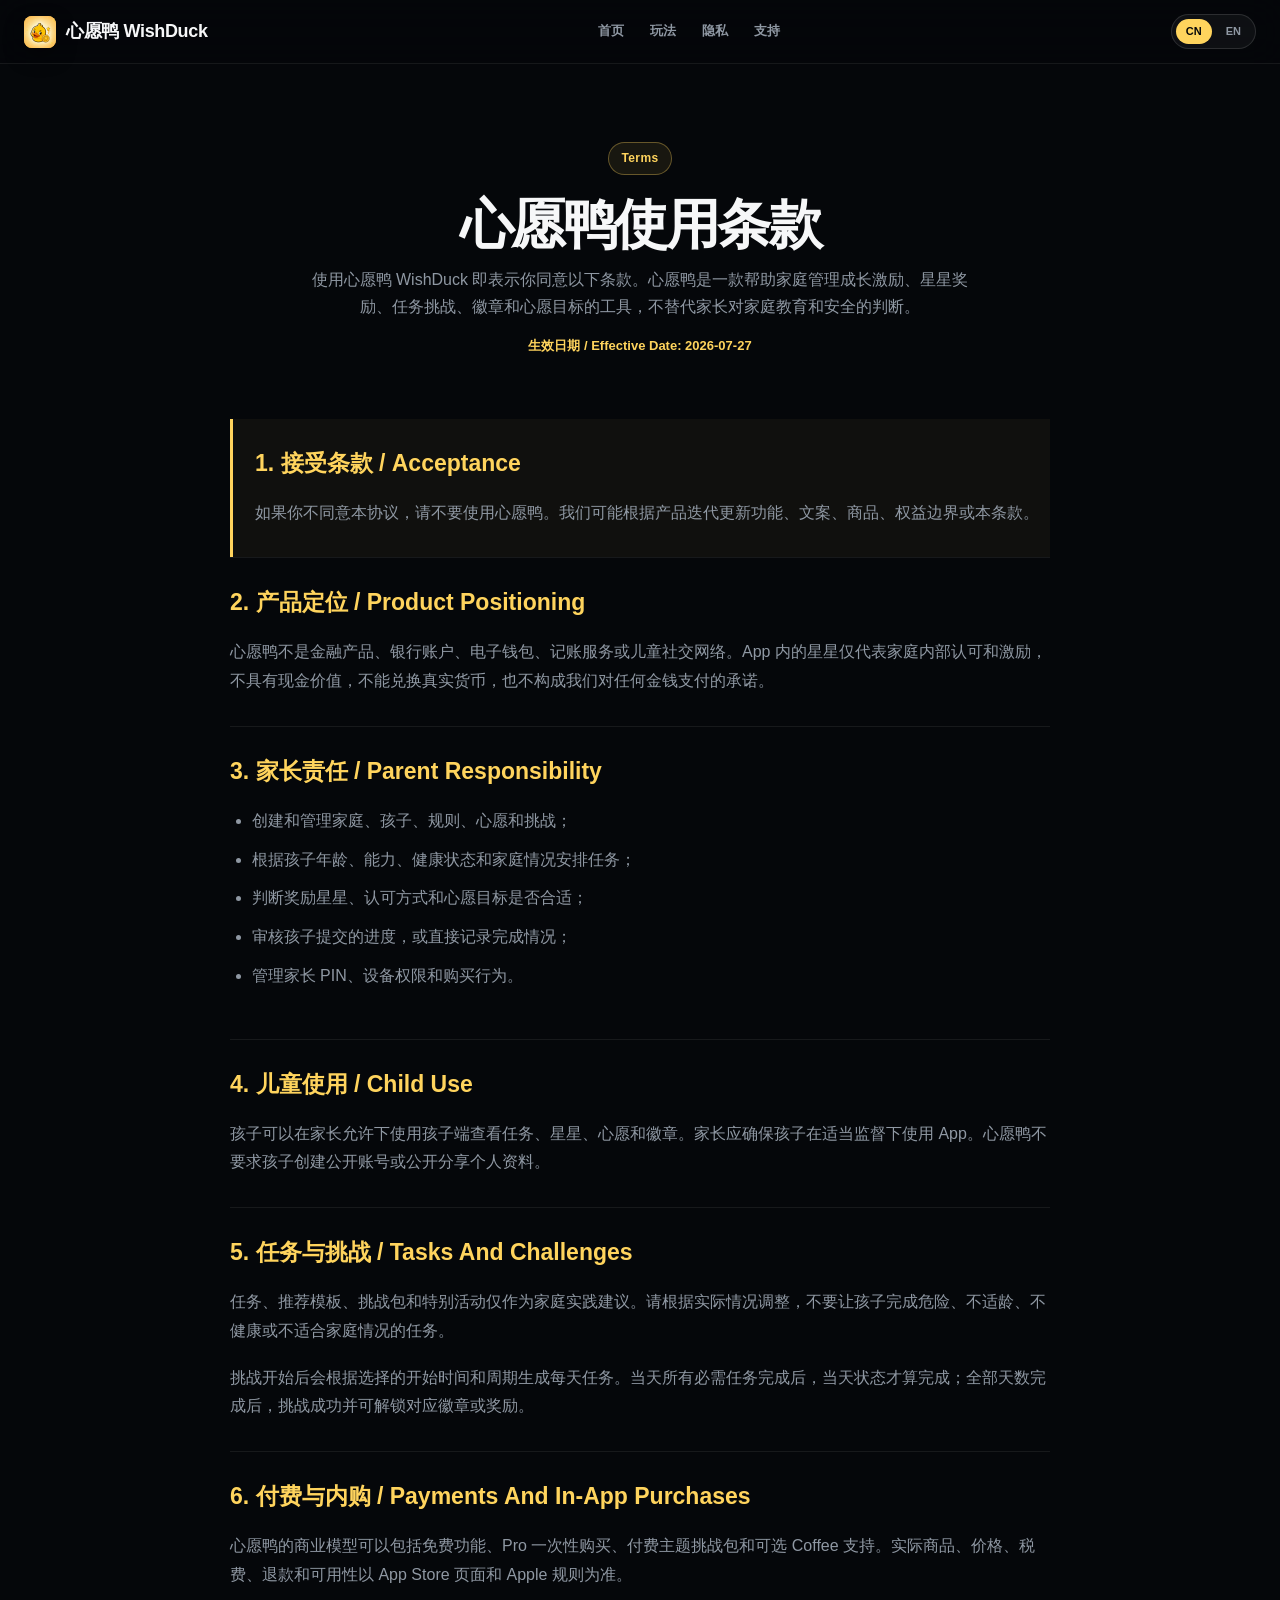
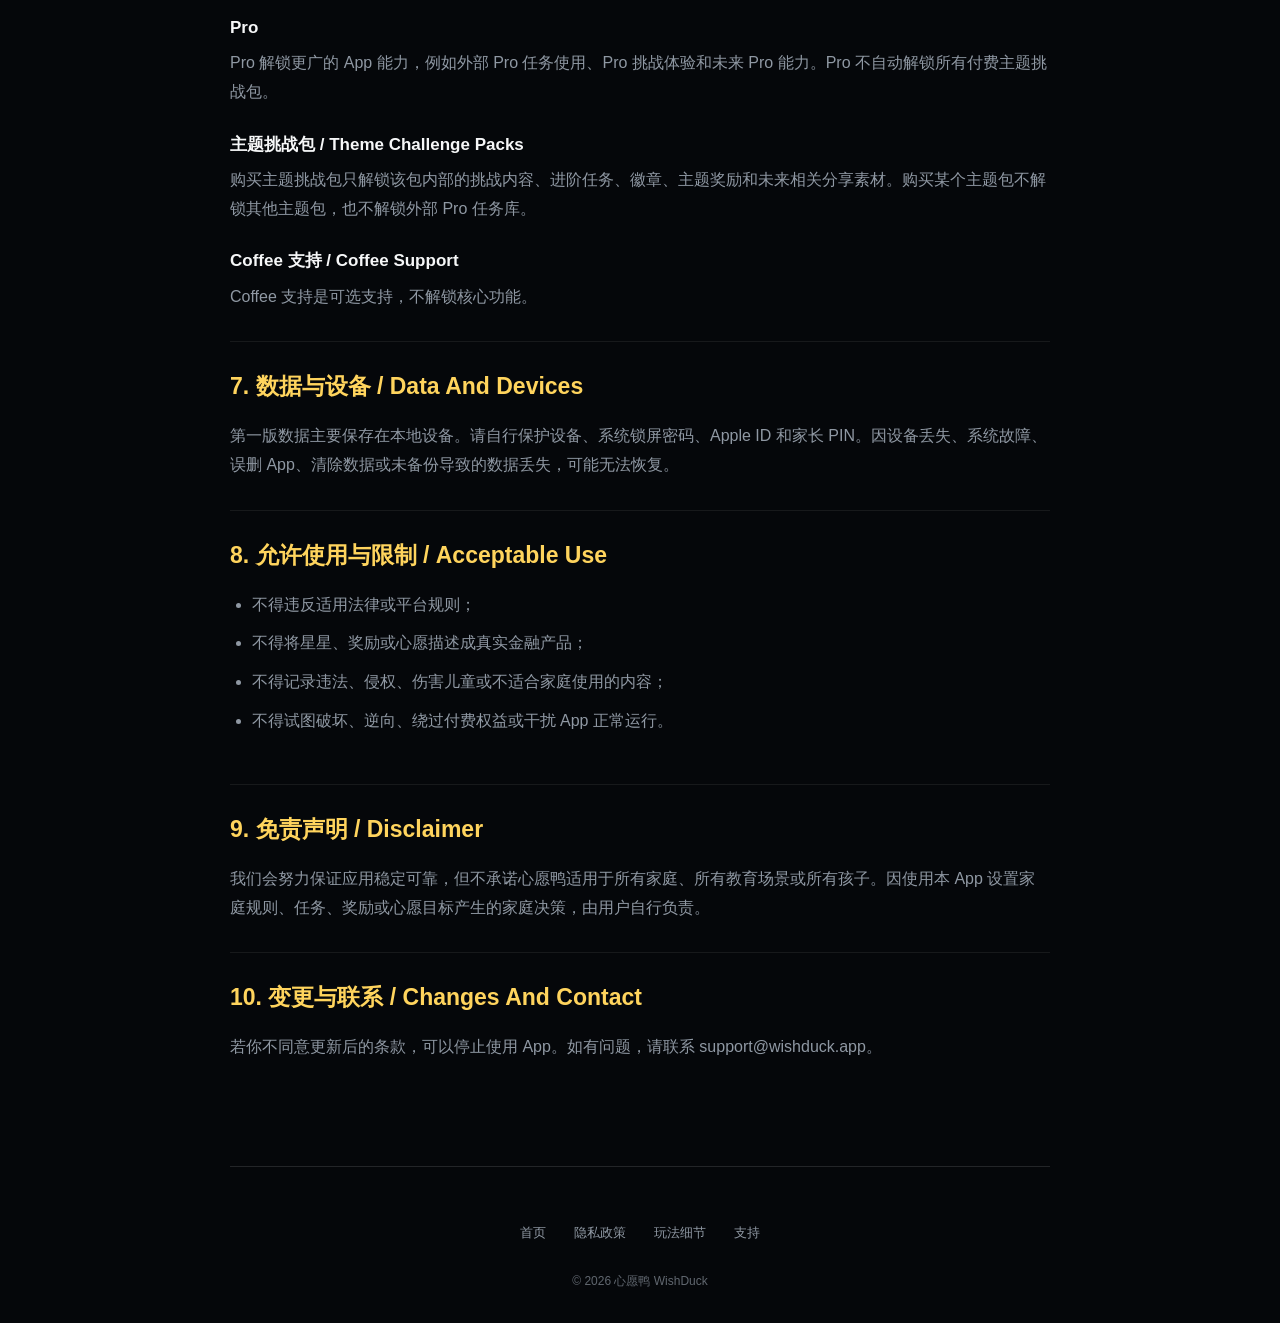
<file: terms.html>
<!doctype html>
<html lang="zh-CN">
<head>
  <meta charset="utf-8">
  <meta name="viewport" content="width=device-width, initial-scale=1">
  <title>使用条款 - 心愿鸭 WishDuck</title>
  <meta name="description" content="心愿鸭 WishDuck 使用条款，说明产品定位、家长责任、挑战玩法、内购边界和免责声明。">
  <link rel="stylesheet" href="site.css">
  <link rel="icon" type="image/png" href="assets/wishduck-logo.png">
</head>
<body class="legal-page">
  <div class="bg-grid" aria-hidden="true"></div>
  <nav class="nav">
    <a class="brand" href="index.html"><img src="assets/wishduck-logo.png" alt=""><span>心愿鸭 WishDuck</span></a>
    <div class="nav-links" aria-label="页面导航">
      <a href="index.html">首页</a>
      <a href="gameplay.html">玩法</a>
      <a href="privacy.html">隐私</a>
      <a href="support.html">支持</a>
    </div>
    <div class="lang-switch" aria-label="语言切换">
      <a href="terms.html" class="active">CN</a>
      <a href="terms_en.html">EN</a>
    </div>
  </nav>

  <main class="legal-container">
    <section class="legal-hero">
      <span class="eyebrow">Terms</span>
      <h1>心愿鸭使用条款</h1>
      <p class="lead">使用心愿鸭 WishDuck 即表示你同意以下条款。心愿鸭是一款帮助家庭管理成长激励、星星奖励、任务挑战、徽章和心愿目标的工具，不替代家长对家庭教育和安全的判断。</p>
      <p class="meta">生效日期 / Effective Date: 2026-07-27</p>
    </section>

    <section class="document">
      <article class="callout">
        <h2>1. 接受条款 / Acceptance</h2>
        <p>如果你不同意本协议，请不要使用心愿鸭。我们可能根据产品迭代更新功能、文案、商品、权益边界或本条款。</p>
      </article>

      <article>
        <h2>2. 产品定位 / Product Positioning</h2>
        <p>心愿鸭不是金融产品、银行账户、电子钱包、记账服务或儿童社交网络。App 内的星星仅代表家庭内部认可和激励，不具有现金价值，不能兑换真实货币，也不构成我们对任何金钱支付的承诺。</p>
      </article>

      <article>
        <h2>3. 家长责任 / Parent Responsibility</h2>
        <ul>
          <li>创建和管理家庭、孩子、规则、心愿和挑战；</li>
          <li>根据孩子年龄、能力、健康状态和家庭情况安排任务；</li>
          <li>判断奖励星星、认可方式和心愿目标是否合适；</li>
          <li>审核孩子提交的进度，或直接记录完成情况；</li>
          <li>管理家长 PIN、设备权限和购买行为。</li>
        </ul>
      </article>

      <article>
        <h2>4. 儿童使用 / Child Use</h2>
        <p>孩子可以在家长允许下使用孩子端查看任务、星星、心愿和徽章。家长应确保孩子在适当监督下使用 App。心愿鸭不要求孩子创建公开账号或公开分享个人资料。</p>
      </article>

      <article>
        <h2>5. 任务与挑战 / Tasks And Challenges</h2>
        <p>任务、推荐模板、挑战包和特别活动仅作为家庭实践建议。请根据实际情况调整，不要让孩子完成危险、不适龄、不健康或不适合家庭情况的任务。</p>
        <p>挑战开始后会根据选择的开始时间和周期生成每天任务。当天所有必需任务完成后，当天状态才算完成；全部天数完成后，挑战成功并可解锁对应徽章或奖励。</p>
      </article>

      <article>
        <h2>6. 付费与内购 / Payments And In-App Purchases</h2>
        <p>心愿鸭的商业模型可以包括免费功能、Pro 一次性购买、付费主题挑战包和可选 Coffee 支持。实际商品、价格、税费、退款和可用性以 App Store 页面和 Apple 规则为准。</p>
        <h3>Pro</h3>
        <p>Pro 解锁更广的 App 能力，例如外部 Pro 任务使用、Pro 挑战体验和未来 Pro 能力。Pro 不自动解锁所有付费主题挑战包。</p>
        <h3>主题挑战包 / Theme Challenge Packs</h3>
        <p>购买主题挑战包只解锁该包内部的挑战内容、进阶任务、徽章、主题奖励和未来相关分享素材。购买某个主题包不解锁其他主题包，也不解锁外部 Pro 任务库。</p>
        <h3>Coffee 支持 / Coffee Support</h3>
        <p>Coffee 支持是可选支持，不解锁核心功能。</p>
      </article>

      <article>
        <h2>7. 数据与设备 / Data And Devices</h2>
        <p>第一版数据主要保存在本地设备。请自行保护设备、系统锁屏密码、Apple ID 和家长 PIN。因设备丢失、系统故障、误删 App、清除数据或未备份导致的数据丢失，可能无法恢复。</p>
      </article>

      <article>
        <h2>8. 允许使用与限制 / Acceptable Use</h2>
        <ul>
          <li>不得违反适用法律或平台规则；</li>
          <li>不得将星星、奖励或心愿描述成真实金融产品；</li>
          <li>不得记录违法、侵权、伤害儿童或不适合家庭使用的内容；</li>
          <li>不得试图破坏、逆向、绕过付费权益或干扰 App 正常运行。</li>
        </ul>
      </article>

      <article>
        <h2>9. 免责声明 / Disclaimer</h2>
        <p>我们会努力保证应用稳定可靠，但不承诺心愿鸭适用于所有家庭、所有教育场景或所有孩子。因使用本 App 设置家庭规则、任务、奖励或心愿目标产生的家庭决策，由用户自行负责。</p>
      </article>

      <article>
        <h2>10. 变更与联系 / Changes And Contact</h2>
        <p>若你不同意更新后的条款，可以停止使用 App。如有问题，请联系 <a href="mailto:support@wishduck.app">support@wishduck.app</a>。</p>
      </article>
    </section>
  </main>

  <footer class="legal-container footer">
    <div class="footer-links">
      <a href="index.html">首页</a>
      <a href="privacy.html">隐私政策</a>
      <a href="gameplay.html">玩法细节</a>
      <a href="support.html">支持</a>
    </div>
    <p class="copyright">© 2026 心愿鸭 WishDuck</p>
  </footer>
</body>
</html>
</file>
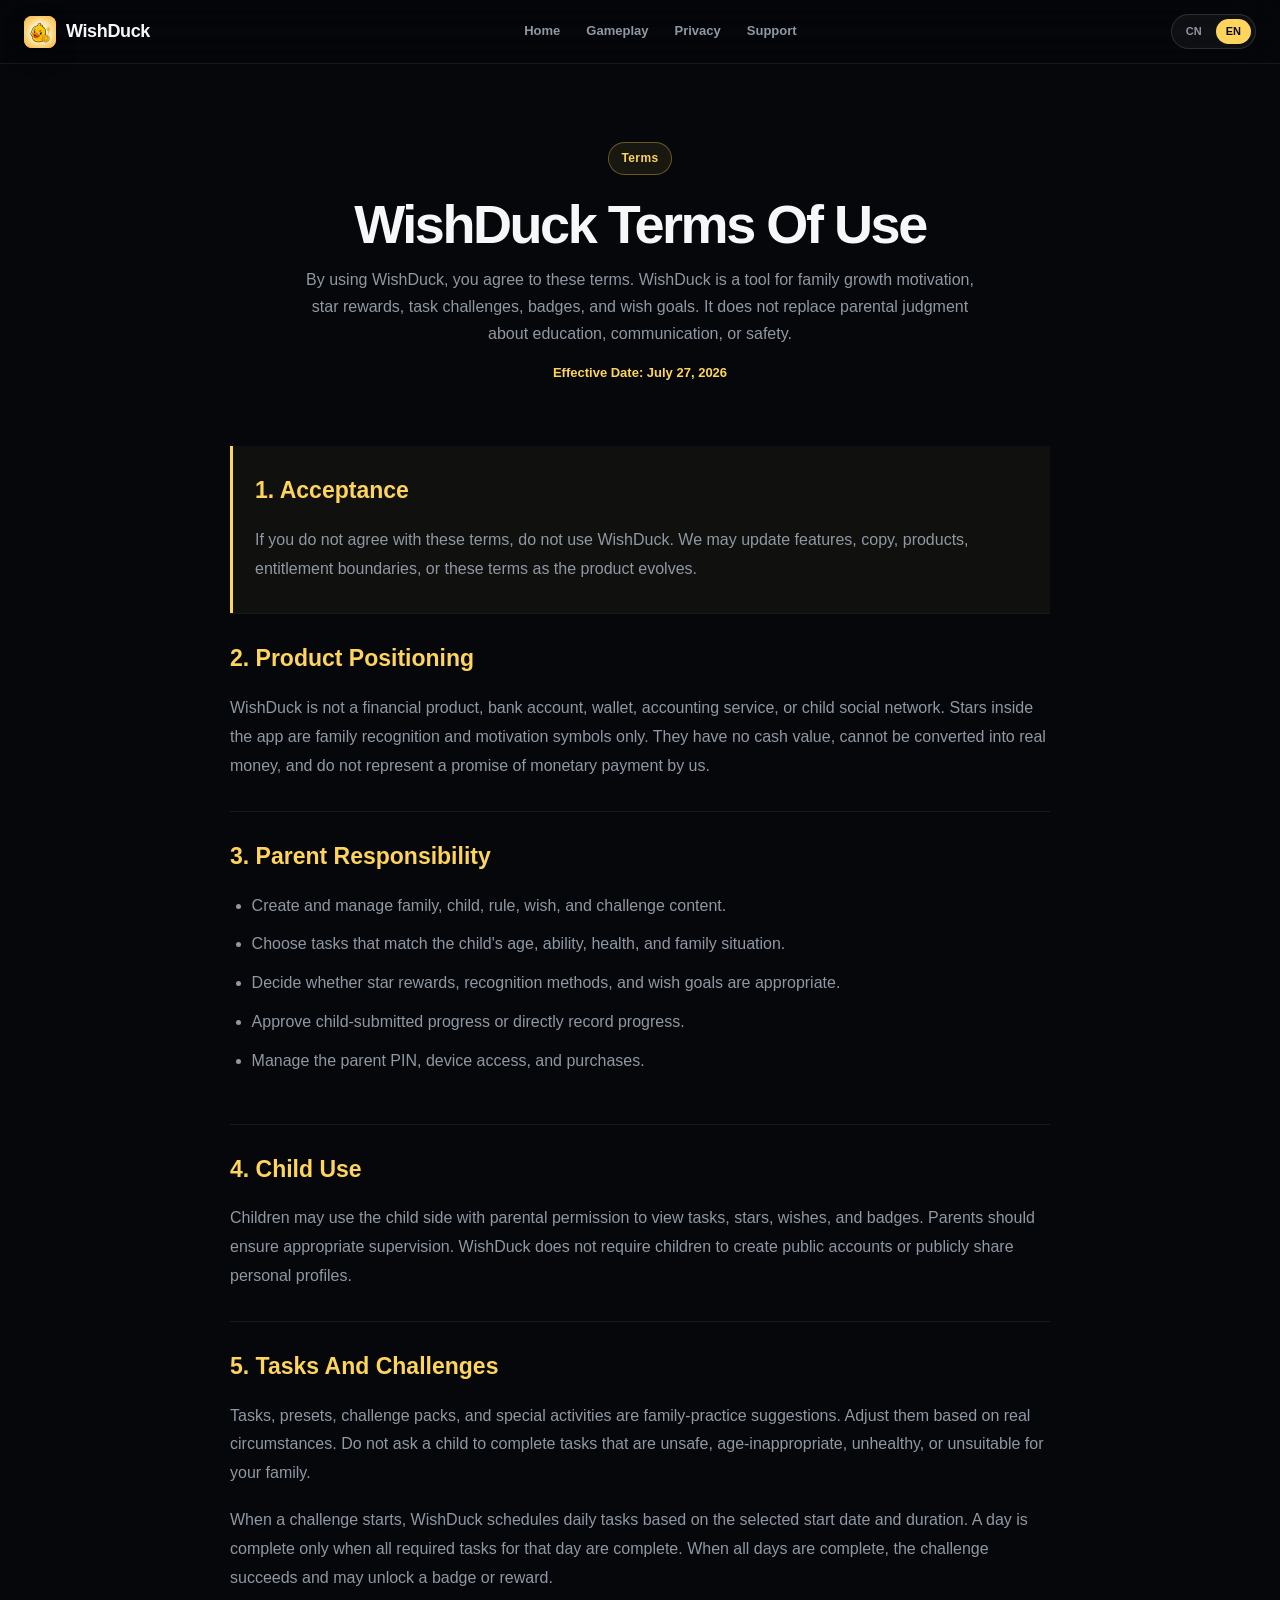
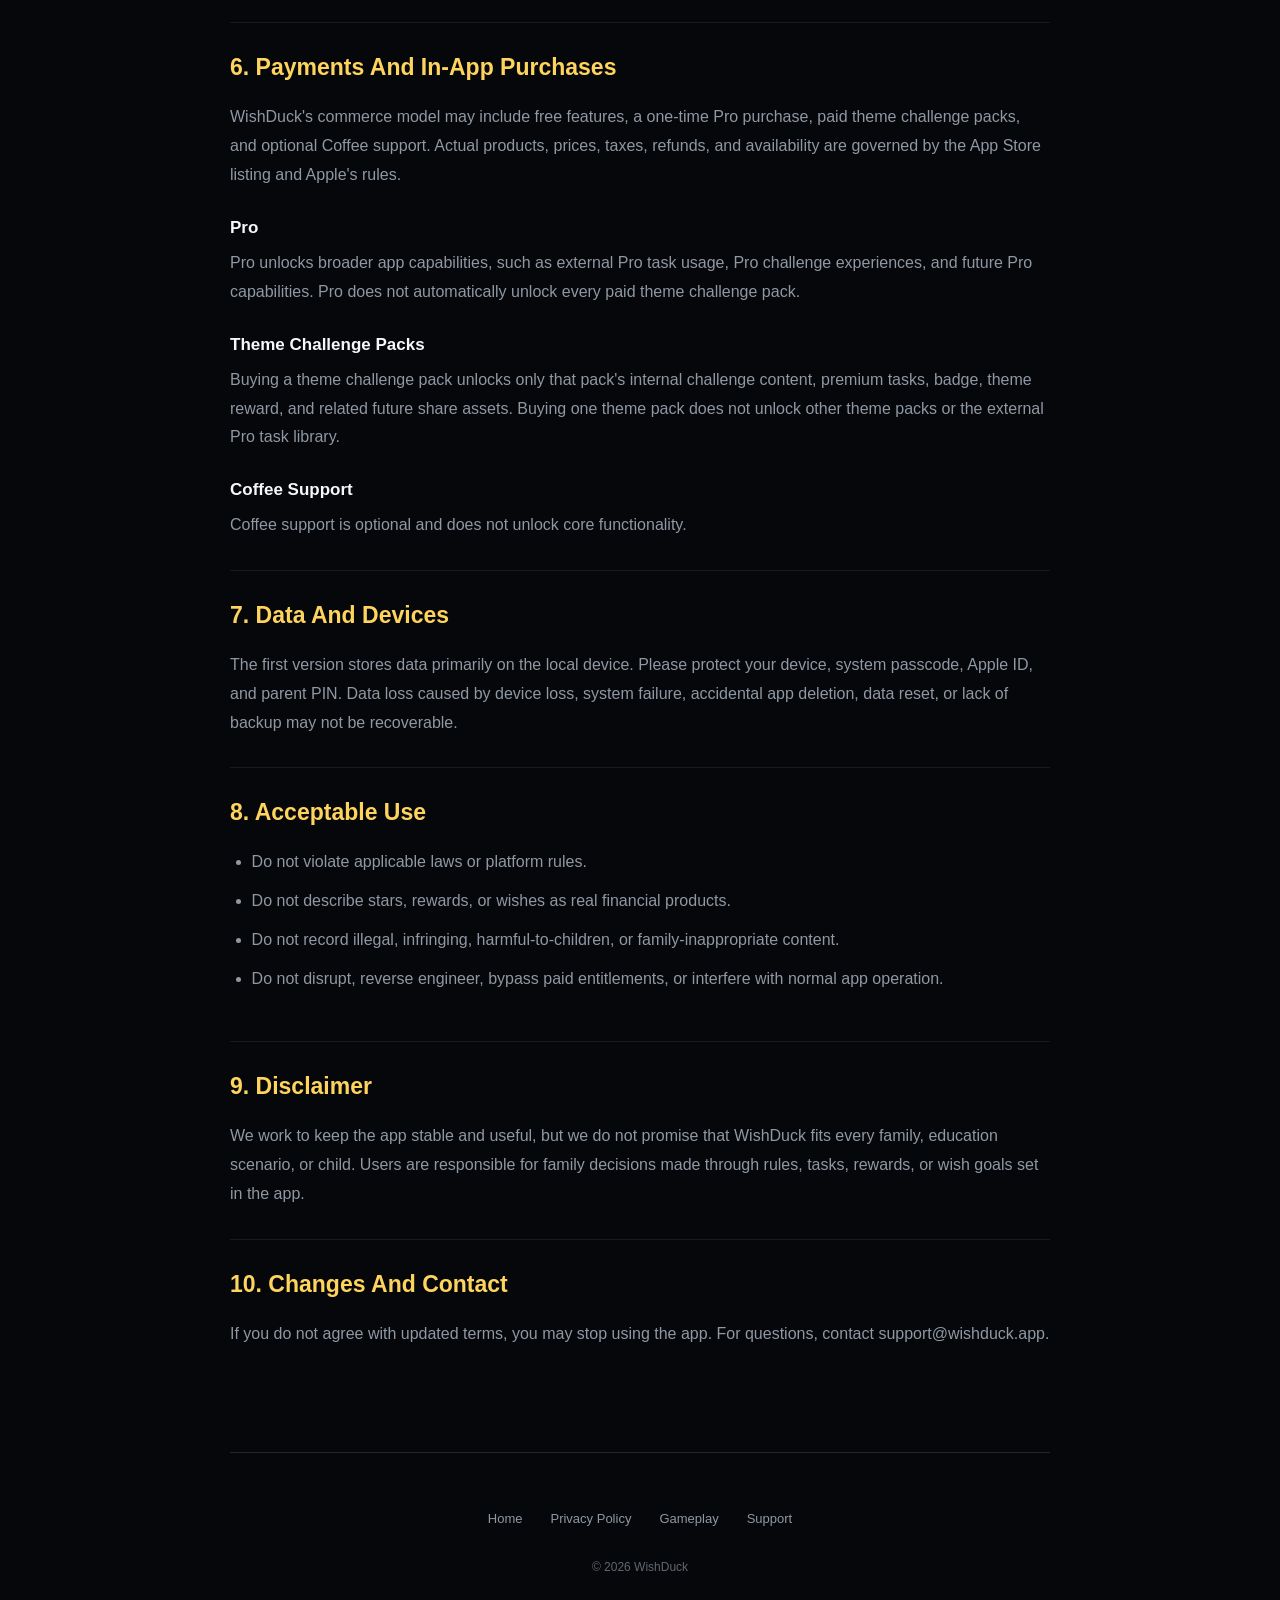
<file: terms_en.html>
<!doctype html>
<html lang="en">
<head>
  <meta charset="utf-8">
  <meta name="viewport" content="width=device-width, initial-scale=1">
  <title>Terms Of Use - WishDuck</title>
  <meta name="description" content="WishDuck terms of use covering product positioning, parent responsibility, challenges, purchases, entitlements, and disclaimers.">
  <link rel="stylesheet" href="site.css">
  <link rel="icon" type="image/png" href="assets/wishduck-logo.png">
</head>
<body class="legal-page">
  <div class="bg-grid" aria-hidden="true"></div>
  <nav class="nav">
    <a class="brand" href="index_en.html"><img src="assets/wishduck-logo.png" alt=""><span>WishDuck</span></a>
    <div class="nav-links" aria-label="Page navigation">
      <a href="index_en.html">Home</a>
      <a href="gameplay_en.html">Gameplay</a>
      <a href="privacy_en.html">Privacy</a>
      <a href="support_en.html">Support</a>
    </div>
    <div class="lang-switch" aria-label="Language switcher">
      <a href="terms.html">CN</a>
      <a href="terms_en.html" class="active">EN</a>
    </div>
  </nav>

  <main class="legal-container">
    <section class="legal-hero">
      <span class="eyebrow">Terms</span>
      <h1>WishDuck Terms Of Use</h1>
      <p class="lead">By using WishDuck, you agree to these terms. WishDuck is a tool for family growth motivation, star rewards, task challenges, badges, and wish goals. It does not replace parental judgment about education, communication, or safety.</p>
      <p class="meta">Effective Date: July 27, 2026</p>
    </section>

    <section class="document">
      <article class="callout">
        <h2>1. Acceptance</h2>
        <p>If you do not agree with these terms, do not use WishDuck. We may update features, copy, products, entitlement boundaries, or these terms as the product evolves.</p>
      </article>

      <article>
        <h2>2. Product Positioning</h2>
        <p>WishDuck is not a financial product, bank account, wallet, accounting service, or child social network. Stars inside the app are family recognition and motivation symbols only. They have no cash value, cannot be converted into real money, and do not represent a promise of monetary payment by us.</p>
      </article>

      <article>
        <h2>3. Parent Responsibility</h2>
        <ul>
          <li>Create and manage family, child, rule, wish, and challenge content.</li>
          <li>Choose tasks that match the child's age, ability, health, and family situation.</li>
          <li>Decide whether star rewards, recognition methods, and wish goals are appropriate.</li>
          <li>Approve child-submitted progress or directly record progress.</li>
          <li>Manage the parent PIN, device access, and purchases.</li>
        </ul>
      </article>

      <article>
        <h2>4. Child Use</h2>
        <p>Children may use the child side with parental permission to view tasks, stars, wishes, and badges. Parents should ensure appropriate supervision. WishDuck does not require children to create public accounts or publicly share personal profiles.</p>
      </article>

      <article>
        <h2>5. Tasks And Challenges</h2>
        <p>Tasks, presets, challenge packs, and special activities are family-practice suggestions. Adjust them based on real circumstances. Do not ask a child to complete tasks that are unsafe, age-inappropriate, unhealthy, or unsuitable for your family.</p>
        <p>When a challenge starts, WishDuck schedules daily tasks based on the selected start date and duration. A day is complete only when all required tasks for that day are complete. When all days are complete, the challenge succeeds and may unlock a badge or reward.</p>
      </article>

      <article>
        <h2>6. Payments And In-App Purchases</h2>
        <p>WishDuck's commerce model may include free features, a one-time Pro purchase, paid theme challenge packs, and optional Coffee support. Actual products, prices, taxes, refunds, and availability are governed by the App Store listing and Apple's rules.</p>
        <h3>Pro</h3>
        <p>Pro unlocks broader app capabilities, such as external Pro task usage, Pro challenge experiences, and future Pro capabilities. Pro does not automatically unlock every paid theme challenge pack.</p>
        <h3>Theme Challenge Packs</h3>
        <p>Buying a theme challenge pack unlocks only that pack's internal challenge content, premium tasks, badge, theme reward, and related future share assets. Buying one theme pack does not unlock other theme packs or the external Pro task library.</p>
        <h3>Coffee Support</h3>
        <p>Coffee support is optional and does not unlock core functionality.</p>
      </article>

      <article>
        <h2>7. Data And Devices</h2>
        <p>The first version stores data primarily on the local device. Please protect your device, system passcode, Apple ID, and parent PIN. Data loss caused by device loss, system failure, accidental app deletion, data reset, or lack of backup may not be recoverable.</p>
      </article>

      <article>
        <h2>8. Acceptable Use</h2>
        <ul>
          <li>Do not violate applicable laws or platform rules.</li>
          <li>Do not describe stars, rewards, or wishes as real financial products.</li>
          <li>Do not record illegal, infringing, harmful-to-children, or family-inappropriate content.</li>
          <li>Do not disrupt, reverse engineer, bypass paid entitlements, or interfere with normal app operation.</li>
        </ul>
      </article>

      <article>
        <h2>9. Disclaimer</h2>
        <p>We work to keep the app stable and useful, but we do not promise that WishDuck fits every family, education scenario, or child. Users are responsible for family decisions made through rules, tasks, rewards, or wish goals set in the app.</p>
      </article>

      <article>
        <h2>10. Changes And Contact</h2>
        <p>If you do not agree with updated terms, you may stop using the app. For questions, contact <a href="mailto:support@wishduck.app">support@wishduck.app</a>.</p>
      </article>
    </section>
  </main>

  <footer class="legal-container footer">
    <div class="footer-links">
      <a href="index_en.html">Home</a>
      <a href="privacy_en.html">Privacy Policy</a>
      <a href="gameplay_en.html">Gameplay</a>
      <a href="support_en.html">Support</a>
    </div>
    <p class="copyright">© 2026 WishDuck</p>
  </footer>
</body>
</html>
</file>
<file: site.css>
:root {
  --bg: #05070a;
  --bg-soft: #0a111a;
  --surface: rgba(19, 25, 32, 0.88);
  --surface-strong: #111a23;
  --line: rgba(255, 255, 255, 0.12);
  --line-soft: rgba(255, 255, 255, 0.07);
  --text: #f6f7f8;
  --muted: #8f98a3;
  --muted-bright: #b9c1ca;
  --yellow: #ffd45d;
  --orange: #ff9d55;
  --mint: #81ddba;
  --blue: #73b8ff;
  --ease: cubic-bezier(0.4, 0, 0.2, 1);
}

* {
  box-sizing: border-box;
  -webkit-font-smoothing: antialiased;
}

html {
  scroll-behavior: smooth;
  background: var(--bg);
}

body {
  margin: 0;
  min-height: 100vh;
  overflow-x: hidden;
  color: var(--text);
  background: var(--bg);
  font-family: Inter, -apple-system, BlinkMacSystemFont, "SF Pro Display", "PingFang SC", "Microsoft YaHei", sans-serif;
  line-height: 1.6;
  letter-spacing: 0;
}

/* WishDuck letter presentation */
.letter-page {
  min-height: 100vh;
  background:
    radial-gradient(circle at 76% 20%, rgba(255, 217, 117, .42) 0 3px, transparent 4px),
    radial-gradient(circle at 16% 28%, rgba(255, 236, 165, .5) 0 2px, transparent 3px),
    radial-gradient(circle at 86% 68%, rgba(255, 226, 126, .45) 0 2px, transparent 3px),
    radial-gradient(ellipse at 72% 62%, rgba(255, 187, 91, .22), transparent 24%),
    linear-gradient(145deg, #1a2a43 0%, #354d70 54%, #1b2b42 100%);
  color: #283746;
}

.letter-page::before {
  content: "";
  position: fixed;
  inset: 0;
  z-index: -1;
  background: linear-gradient(180deg, rgba(17, 29, 47, .22), rgba(17, 29, 47, .68));
}

.letter-page .nav { background: rgba(16, 28, 43, .68); }
.letter-page .nav-links a.active { color: var(--yellow); }
.letter-stars { position: fixed; inset: 0; z-index: -1; pointer-events: none; opacity: .65; background-image: radial-gradient(circle at 16% 23%, #ffe9a2 0 2px, transparent 3px), radial-gradient(circle at 82% 19%, #ffe9a2 0 1px, transparent 3px), radial-gradient(circle at 73% 64%, #fff0bd 0 2px, transparent 3px); background-size: 260px 220px, 320px 260px, 380px 340px; }

.letter-stage { min-height: calc(100vh - 64px); display: grid; place-items: center; position: relative; padding: 84px 24px 120px; }
.letter-intro { position: absolute; top: 10%; left: max(24px, calc(50% - 540px)); color: #fffaf0; text-shadow: 0 2px 20px rgba(10, 20, 32, .35); }
.letter-intro h1 { margin: 18px 0 12px; font-size: clamp(42px, 6vw, 72px); }
.letter-intro p { color: #f5e9d1; font-size: 18px; }

.envelope { position: relative; width: min(320px, 72vw); aspect-ratio: .72; margin-top: 120px; border: 0; border-radius: 12px; cursor: pointer; background: #f7e4bd; box-shadow: 0 34px 54px rgba(6, 15, 26, .35), inset 0 0 0 1px rgba(125, 74, 39, .18); transition: transform .55s var(--ease), filter .55s var(--ease); }
.envelope:hover, .envelope:focus-visible { transform: translateY(-10px) rotate(-1deg); filter: brightness(1.04); outline: none; }
.envelope::before, .envelope::after { content: ""; position: absolute; inset: 0; border-radius: inherit; pointer-events: none; }
.envelope::before { background: linear-gradient(32deg, transparent 49.5%, rgba(166, 100, 52, .22) 50%, transparent 50.7%), linear-gradient(-32deg, transparent 49.5%, rgba(166, 100, 52, .18) 50%, transparent 50.7%); }
.envelope::after { border: 1px solid rgba(117, 75, 42, .18); }
.envelope-flap { position: absolute; inset: 0 0 auto; height: 61%; clip-path: polygon(0 0, 100% 0, 50% 100%); z-index: 2; border-radius: 12px 12px 0 0; background: #f9eacb; box-shadow: 0 2px 0 rgba(120, 74, 39, .12); transform-origin: top; transition: transform .8s var(--ease); }
.envelope-paper { position: absolute; z-index: 3; top: 24%; left: 50%; color: #dcae4f; font-size: 42px; transform: translateX(-50%); }
.envelope-seal { position: absolute; z-index: 4; left: 50%; top: 48%; display: grid; place-items: center; width: 58px; height: 58px; border-radius: 50%; color: #fff7df; background: #e79637; box-shadow: 0 4px 10px rgba(102, 55, 29, .2); font-size: 27px; transform: translate(-50%, -50%); }
.envelope-label { position: absolute; z-index: 1; right: 22px; bottom: 22px; color: #9b653a; font: 700 14px/1.1 "SF Pro Rounded", sans-serif; text-align: right; letter-spacing: .04em; }
.envelope-label small { font-size: 10px; font-weight: 500; }
.letter-open .envelope { transform: translateY(18px) scale(.84); filter: brightness(.88); }
.letter-open .envelope-flap { transform: rotateX(180deg); z-index: 0; }
.letter-open .envelope-paper { opacity: 0; }

.letter-paper { position: fixed; z-index: 10; top: 50%; left: 50%; width: min(680px, calc(100vw - 34px)); max-height: min(720px, calc(100vh - 38px)); overflow-y: auto; padding: clamp(30px, 5vw, 60px); border-radius: 7px; color: #3f3a35; background: #fff9e9; box-shadow: 0 28px 90px rgba(4, 12, 22, .5), inset 0 0 0 1px rgba(170, 127, 73, .22); opacity: 0; pointer-events: none; transform: translate(-50%, -45%) scale(.82) rotate(2deg); transition: opacity .45s var(--ease), transform .65s var(--ease); }
.letter-paper::before { content: "✦  ·  ✦  ·  ✦"; position: absolute; inset: 14px; pointer-events: none; padding: 16px; border: 1px solid rgba(205, 164, 96, .35); color: rgba(205, 164, 96, .3); font-size: 13px; letter-spacing: 8px; }
.letter-paper::after { content: "✦"; position: absolute; top: 36%; right: 13%; pointer-events: none; color: rgba(221, 173, 76, .1); font-size: 130px; transform: rotate(-12deg); }
.letter-header { position: relative; z-index: 1; display: flex; align-items: center; justify-content: space-between; margin-bottom: 25px; color: #b77b42; }
.postmark { display: grid; place-items: center; width: 62px; height: 62px; border: 1px solid rgba(183, 123, 66, .55); border-radius: 50%; color: #c98a48; font-size: 18px; line-height: .85; transform: rotate(-12deg); }
.postmark small { display: block; margin-top: 3px; font-size: 7px; font-weight: 800; letter-spacing: .14em; text-align: center; }
.letter-number { align-self: flex-start; padding-top: 9px; font-size: 10px; font-weight: 800; letter-spacing: .12em; text-transform: uppercase; }
.letter-open .letter-paper { opacity: 1; pointer-events: auto; transform: translate(-50%, -50%) scale(1) rotate(0); }
.letter-paper p, .letter-paper .letter-list { position: relative; font: 17px/1.9 "SF Pro Rounded", "PingFang SC", sans-serif; }
.letter-kicker { color: #a36a34; font-weight: 800 !important; font-size: 23px !important; }
.letter-list { padding-left: 20px; color: #7b5d3d; }
.letter-signature { margin-top: 28px; color: #c17b35; font-weight: 800 !important; text-align: right; }
.letter-footer { position: relative; z-index: 1; display: flex; align-items: center; justify-content: center; gap: 10px; margin-top: 26px; color: #d5a355; }
.letter-footer i { width: 44px; height: 1px; background: rgba(213, 163, 85, .45); }
.close-letter { position: absolute; z-index: 2; top: 18px; right: 22px; width: 32px; height: 32px; border: 0; border-radius: 50%; color: #8b6a49; background: #f2dfb8; cursor: pointer; font-size: 24px; line-height: 1; }

@media (max-width: 700px) {
  .letter-intro { position: static; align-self: start; text-align: center; }
  .letter-intro .badge { margin: 0 auto; }
  .letter-stage { display: flex; flex-direction: column; justify-content: flex-start; gap: 4px; padding-top: 54px; }
  .envelope { margin-top: 34px; }
  .letter-paper p, .letter-paper .letter-list { font-size: 16px; line-height: 1.8; }
}

a {
  color: inherit;
  text-decoration: none;
}

img {
  display: block;
  max-width: 100%;
}

.wrap {
  width: min(1180px, calc(100% - 48px));
  margin: 0 auto;
}

.bg-grid {
  position: fixed;
  inset: 0;
  z-index: -1;
  pointer-events: none;
  opacity: 0.55;
  background-image:
    linear-gradient(rgba(255, 255, 255, 0.035) 1px, transparent 1px),
    linear-gradient(90deg, rgba(255, 255, 255, 0.035) 1px, transparent 1px);
  background-size: 44px 44px;
  mask-image: linear-gradient(to bottom, #000, transparent 82%);
}

.nav {
  position: sticky;
  top: 0;
  z-index: 20;
  min-height: 64px;
  display: flex;
  align-items: center;
  justify-content: space-between;
  gap: 24px;
  padding: 0 24px;
  background: rgba(5, 7, 10, 0.84);
  border-bottom: 1px solid var(--line-soft);
  backdrop-filter: blur(18px);
  -webkit-backdrop-filter: blur(18px);
}

.brand {
  display: inline-flex;
  align-items: center;
  gap: 10px;
  flex: 0 0 auto;
  font-size: 18px;
  font-weight: 800;
  letter-spacing: -0.02em;
}

.brand img {
  width: 32px;
  height: 32px;
  object-fit: contain;
  border-radius: 8px;
  background: #f8c94e;
  box-shadow: 0 8px 20px rgba(0, 0, 0, 0.35);
}

.nav-links {
  display: flex;
  align-items: center;
  justify-content: center;
  flex-wrap: wrap;
  gap: 26px;
  color: var(--muted);
  font-size: 13px;
  font-weight: 600;
}

.nav-links a,
.footer-links a {
  transition: color 0.25s var(--ease);
}

.nav-links a:hover,
.footer-links a:hover {
  color: var(--text);
}

.lang-switch {
  display: inline-flex;
  gap: 4px;
  padding: 4px;
  flex: 0 0 auto;
  border: 1px solid var(--line);
  border-radius: 999px;
  background: rgba(255, 255, 255, 0.045);
}

.lang-switch a {
  padding: 4px 10px;
  border-radius: 999px;
  color: var(--muted);
  font-size: 11px;
  font-weight: 700;
}

.lang-switch a.active {
  color: var(--bg);
  background: var(--yellow);
}

.hero {
  max-width: 980px;
  margin: 0 auto;
  padding: 118px 20px 90px;
  text-align: center;
}

.hero-icon {
  width: 122px;
  height: 122px;
  margin: 0 auto 36px;
  border-radius: 28px;
  background: #f8c94e;
  box-shadow: 0 22px 48px rgba(0, 0, 0, 0.48), 0 0 0 1px rgba(255, 212, 93, 0.2);
  animation: float 6s ease-in-out infinite;
}

@keyframes float {
  0%, 100% { transform: translateY(0); }
  50% { transform: translateY(-8px); }
}

.badge,
.eyebrow {
  display: inline-flex;
  align-items: center;
  width: fit-content;
  padding: 6px 13px;
  border: 1px solid rgba(255, 212, 93, 0.34);
  border-radius: 999px;
  color: var(--yellow);
  background: rgba(255, 212, 93, 0.08);
  font-size: 12px;
  font-weight: 700;
  letter-spacing: 0.03em;
}

h1,
h2,
h3,
p {
  margin-top: 0;
}

h1 {
  margin-bottom: 24px;
  color: var(--text);
  font-size: clamp(42px, 8vw, 76px);
  font-weight: 800;
  line-height: 1.08;
  letter-spacing: -0.045em;
}

h1 em,
h2 em {
  color: var(--yellow);
  font-style: normal;
}

.hero p,
.lead {
  max-width: 680px;
  margin-right: auto;
  margin-bottom: 38px;
  margin-left: auto;
  color: var(--muted);
  font-size: 19px;
  line-height: 1.7;
}

.hero .en,
.lead.en,
.en {
  color: #7f8995;
}

.hero .en {
  margin-top: -22px;
  font-size: 15px;
}

.cta-btn,
.button {
  min-height: 48px;
  display: inline-flex;
  align-items: center;
  justify-content: center;
  gap: 9px;
  padding: 13px 22px;
  border: 1px solid transparent;
  border-radius: 999px;
  color: #11151a;
  background: var(--yellow);
  font-size: 14px;
  font-weight: 800;
  transition: transform 0.25s var(--ease), box-shadow 0.25s var(--ease), background 0.25s var(--ease);
}

.cta-btn:hover,
.button:hover {
  transform: translateY(-2px);
  box-shadow: 0 12px 28px rgba(255, 212, 93, 0.18);
}

.button.secondary,
.cta-btn.secondary {
  color: var(--text);
  border-color: var(--line);
  background: rgba(255, 255, 255, 0.05);
}

.container {
  width: min(1180px, calc(100% - 48px));
  margin: 0 auto;
}

.section-header {
  margin-bottom: 46px;
  text-align: center;
}

.section-header h2,
.section-heading h2 {
  margin-bottom: 12px;
  color: var(--text);
  font-size: clamp(30px, 5vw, 46px);
  font-weight: 800;
  line-height: 1.15;
  letter-spacing: -0.035em;
}

.section-header p,
.section-heading p {
  margin-bottom: 0;
  color: var(--muted);
}

.feature-grid {
  display: grid;
  grid-template-columns: repeat(6, 1fr);
  gap: 18px;
  margin-bottom: 112px;
}

.feature-card {
  position: relative;
  min-height: 300px;
  display: flex;
  flex-direction: column;
  justify-content: flex-end;
  overflow: hidden;
  padding: 30px;
  border: 1px solid var(--line);
  border-radius: 18px;
  background: var(--surface);
  transition: border-color 0.3s var(--ease), transform 0.3s var(--ease), background 0.3s var(--ease);
}

.feature-card:hover {
  transform: translateY(-4px);
  border-color: rgba(255, 212, 93, 0.34);
  background: var(--surface-strong);
}

.feature-card.large { grid-column: span 3; }
.feature-card.medium { grid-column: span 2; }

.feature-card img {
  position: absolute;
  top: 22px;
  right: 26px;
  width: 132px;
  height: 132px;
  object-fit: contain;
  opacity: 0.94;
}

.feature-card.large img {
  width: 170px;
  height: 170px;
  right: 34px;
}

.feature-icon {
  position: absolute;
  top: 28px;
  left: 28px;
  width: 42px;
  height: 42px;
  display: grid;
  place-items: center;
  border: 1px solid var(--line);
  border-radius: 12px;
  color: var(--yellow);
  background: rgba(255, 255, 255, 0.055);
  font-size: 20px;
}

.feature-card h3 {
  max-width: 76%;
  margin-bottom: 10px;
  color: var(--text);
  font-size: 20px;
  font-weight: 800;
}

.feature-card p {
  max-width: 92%;
  margin-bottom: 0;
  color: var(--muted);
  font-size: 14px;
  line-height: 1.6;
}

.scene-section {
  display: grid;
  grid-template-columns: 1.1fr 0.9fr;
  align-items: center;
  gap: 70px;
  margin-bottom: 112px;
  padding: 72px;
  border: 1px solid var(--line);
  border-radius: 26px;
  background: var(--bg-soft);
}

.scene-visual {
  display: grid;
  grid-template-columns: repeat(2, 1fr);
  gap: 14px;
}

.scene-card {
  aspect-ratio: 1;
  display: grid;
  place-items: center;
  overflow: hidden;
  padding: 18px;
  border: 1px solid var(--line-soft);
  border-radius: 16px;
  background: rgba(255, 255, 255, 0.035);
}

.scene-card:first-child {
  grid-row: span 2;
  aspect-ratio: auto;
}

.scene-card img {
  width: 100%;
  height: 100%;
  object-fit: contain;
}

.scene-card:first-child img {
  object-fit: cover;
}

.scene-content h2 {
  margin: 20px 0 22px;
  color: var(--text);
  font-size: clamp(30px, 5vw, 48px);
  line-height: 1.13;
  letter-spacing: -0.04em;
}

.scene-content p {
  margin-bottom: 20px;
  color: var(--muted);
  font-size: 17px;
  line-height: 1.7;
}

.tag-row {
  display: flex;
  flex-wrap: wrap;
  gap: 8px;
  margin-top: 26px;
}

.tag-row span {
  padding: 7px 11px;
  border: 1px solid var(--line);
  border-radius: 999px;
  color: var(--muted-bright);
  background: rgba(255, 255, 255, 0.04);
  font-size: 12px;
  font-weight: 650;
}

.paths {
  display: grid;
  grid-template-columns: repeat(3, minmax(0, 1fr));
  gap: 14px;
  margin-bottom: 112px;
}

.grid {
  display: grid;
  grid-template-columns: repeat(2, minmax(0, 1fr));
  gap: 18px;
}

.path-card {
  min-height: 220px;
  padding: 0 26px 26px;
  border: 1px solid var(--line);
  border-radius: 16px;
  background: rgba(255, 255, 255, 0.035);
}

.challenge-card {
  overflow: hidden;
}

.challenge-image {
  display: block;
  width: calc(100% + 52px);
  max-width: none;
  height: auto;
  aspect-ratio: 1672 / 941;
  margin: 0 -26px 22px;
  object-fit: contain;
  object-position: center;
  background: rgba(255, 255, 255, 0.04);
}

.path-icon {
  display: grid;
  width: 42px;
  height: 42px;
  margin-bottom: 22px;
  place-items: center;
  border: 1px solid rgba(255, 212, 93, 0.24);
  border-radius: 12px;
  color: var(--yellow);
  background: rgba(255, 212, 93, 0.08);
  font-size: 18px;
}

.path-card h3 {
  margin-bottom: 8px;
  color: var(--text);
  font-size: 18px;
}

.path-card p {
  margin-bottom: 0;
  color: var(--muted);
  font-size: 14px;
  line-height: 1.6;
}

.challenge-more {
  display: flex;
  align-items: center;
  justify-content: space-between;
  gap: 24px;
  margin: -82px 0 88px;
  padding-top: 18px;
  border-top: 1px solid var(--line);
}

.challenge-more strong {
  display: block;
  margin-bottom: 5px;
  color: var(--text);
  font-size: 16px;
}

.challenge-more p {
  margin: 0;
  color: var(--muted);
  font-size: 13px;
  line-height: 1.6;
}

.challenge-more > span {
  flex: 0 0 auto;
  color: var(--yellow);
  font-size: 22px;
  letter-spacing: 0;
}

.final-band {
  display: flex;
  align-items: center;
  justify-content: space-between;
  gap: 40px;
  margin-bottom: 88px;
  padding: 56px 62px;
  border: 1px solid rgba(255, 212, 93, 0.28);
  border-radius: 24px;
  background: #12140f;
}

.final-band h2 {
  margin-bottom: 14px;
  color: var(--text);
  font-size: clamp(30px, 5vw, 48px);
  line-height: 1.13;
  letter-spacing: -0.04em;
}

.final-band p {
  max-width: 620px;
  margin-bottom: 24px;
  color: var(--muted);
}

.final-band img {
  width: 180px;
  height: 180px;
  object-fit: contain;
  flex: 0 0 auto;
}

.button-row {
  display: flex;
  flex-wrap: wrap;
  gap: 10px;
  margin-top: 18px;
}

.footer {
  padding: 56px 0 32px;
  border-top: 1px solid var(--line);
  text-align: center;
}

.footer-links {
  display: flex;
  flex-wrap: wrap;
  justify-content: center;
  gap: 28px;
  margin-bottom: 28px;
  color: var(--muted);
  font-size: 13px;
}

.copyright {
  margin-bottom: 0;
  color: var(--muted);
  font-size: 12px;
  opacity: 0.66;
}

.legal-page {
  background: var(--bg);
}

.legal-container {
  width: min(820px, calc(100% - 40px));
  margin: 0 auto;
}

.legal-hero {
  padding: 78px 0 28px;
  text-align: center;
}

.legal-hero h1 {
  margin: 20px 0 12px;
  font-size: clamp(34px, 6vw, 54px);
}

.legal-hero .lead {
  margin-bottom: 16px;
  font-size: 16px;
}

.meta {
  margin-bottom: 0;
  color: var(--yellow);
  font-size: 13px;
  font-weight: 700;
}

.document {
  padding: 34px 0 74px;
}

.document article {
  padding: 30px 0;
  border-top: 1px solid var(--line-soft);
}

.document article:first-child {
  border-top: 0;
}

.document h2 {
  margin-bottom: 20px;
  color: var(--yellow);
  font-size: 23px;
  font-weight: 750;
  line-height: 1.3;
}

.document h3 {
  margin: 24px 0 8px;
  color: var(--text);
  font-size: 17px;
}

.document p,
.document li {
  color: var(--muted);
  font-size: 16px;
  line-height: 1.8;
}

.document p {
  margin-bottom: 18px;
}

.document p:last-child {
  margin-bottom: 0;
}

.document ul,
.document ol {
  margin: 0 0 18px;
  padding-left: 1.35em;
}

.document li {
  margin-bottom: 10px;
}

.document strong {
  color: var(--text);
}

.document .en {
  color: #7f8995;
}

.support-question {
  display: grid;
  max-width: 680px;
  gap: 10px;
  margin-top: 20px;
}

.support-question label {
  color: var(--text);
  font-size: 14px;
  font-weight: 700;
}

.support-question input,
.support-question textarea {
  width: 100%;
  padding: 12px 14px;
  border: 1px solid var(--line);
  border-radius: 12px;
  color: var(--text);
  background: rgba(255, 255, 255, 0.05);
  font: inherit;
  font-size: 15px;
  outline: none;
}

.support-question textarea {
  min-height: 136px;
  resize: vertical;
}

.support-question input:focus,
.support-question textarea:focus {
  border-color: rgba(255, 212, 93, 0.72);
  box-shadow: 0 0 0 3px rgba(255, 212, 93, 0.12);
}

.support-question input::placeholder,
.support-question textarea::placeholder {
  color: var(--muted);
}

.support-note {
  margin: 0 !important;
  color: var(--muted) !important;
  font-size: 13px !important;
}

.callout {
  padding-left: 22px !important;
  border-left: 3px solid var(--yellow) !important;
  background: rgba(255, 212, 93, 0.045);
}

@media (max-width: 940px) {
  .nav-links { gap: 15px; }
  .feature-grid { grid-template-columns: repeat(4, 1fr); }
  .feature-card.large,
  .feature-card.medium { grid-column: span 2; }
  .scene-section { gap: 40px; padding: 44px; }
  .paths { grid-template-columns: repeat(2, 1fr); }
}

@media (max-width: 700px) {
  .wrap,
  .container { width: min(100% - 32px, 560px); }
  .nav { padding: 12px 16px; align-items: flex-start; }
  .nav-links { display: none; }
  .hero { padding: 82px 0 64px; }
  h1 { font-size: 44px; }
  .hero p,
  .lead { font-size: 17px; }
  .feature-grid { grid-template-columns: 1fr; gap: 14px; margin-bottom: 72px; }
  .feature-card.large,
  .feature-card.medium { grid-column: span 1; min-height: 270px; }
  .scene-section { grid-template-columns: 1fr; margin-bottom: 72px; padding: 24px; }
  .scene-content { order: -1; }
  .scene-content h2 { font-size: 36px; }
  .paths { grid-template-columns: 1fr; margin-bottom: 72px; }
  .grid { grid-template-columns: 1fr; }
  .path-card { min-height: 180px; }
  .challenge-more { align-items: flex-start; flex-direction: column; margin: -42px 0 64px; }
  .final-band { flex-direction: column; align-items: flex-start; margin-bottom: 64px; padding: 32px 24px; }
  .final-band img { align-self: center; width: 140px; height: 140px; }
  .footer { padding-top: 38px; }
  .footer-links { gap: 16px; }
  .legal-container { width: min(100% - 32px, 560px); }
  .legal-hero { padding-top: 56px; }
  .document article { padding: 24px 0; }
  .document p,
  .document li { font-size: 15px; }
}
</file>
